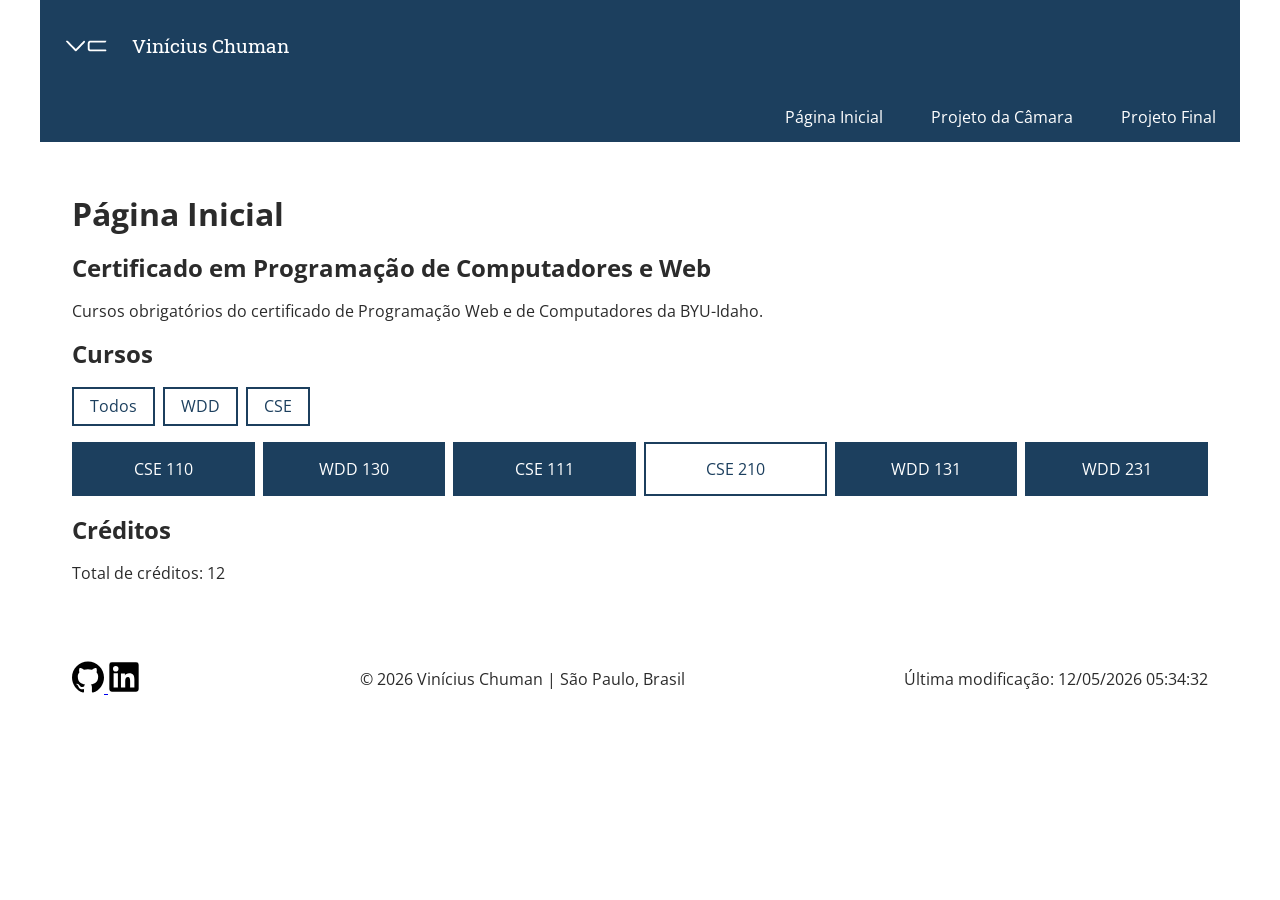
<file: index.html>
<!DOCTYPE html>
<html lang="pt-BR">
<head>
    <meta charset="utf-8">
    <meta name="viewport" content="width=device-width, initial-scale=1">
    <title>WDD 231 | Vinícius Chuman</title>
    <meta name="description" content="Página inicial do curso WDD 231 - Desenvolvimento Frontend para Web I, por Vinícius Chuman.">
    <meta name="author" content="Vinícius Chuman">

    <link rel="preconnect" href="https://fonts.googleapis.com">
    <link rel="preconnect" href="https://fonts.gstatic.com" crossorigin>
    <link rel="stylesheet" href="https://fonts.googleapis.com/css2?family=Open+Sans:wght@400;600&family=Roboto+Slab:wght@700&display=swap">

    <link rel="stylesheet" href="estilos/normalize.css">
    <link rel="stylesheet" href="estilos/telas-pequenas.css">
    <link rel="stylesheet" href="estilos/maior.css">

    <script src="scripts/navegacao.js" defer></script>
    <script src="scripts/data.js" defer></script>
    <script src="scripts/curso.js" defer></script>
</head>
<body>
    <header>
    <img src="imagens/logo.svg" alt="Logotipo de Vinícius Chuman" width="60" height="60">
    <span>Vinícius Chuman</span>
    <button id="menu" aria-label="Abrir menu de navegação"></button>
    </header>

    <nav>
        <ul>
            <li><a href="index.html">Página Inicial</a></li>
            <li><a href="camara/index.html">Projeto da Câmara</a></li>
            <li><a href="projeto_final/index.html">Projeto Final</a></li>
        </ul>
</nav>

<main>
    <h1>Página Inicial</h1>
    <section>

    <h2>Certificado em Programação de Computadores e Web</h2>
    <p>Cursos obrigatórios do certificado de Programação Web e de Computadores da BYU-Idaho.</p>
</section>

<section>
    <h2>Cursos</h2>
    <div id="filtros">
        <button id="btnTodos">Todos</button>
        <button id="btnWdd">WDD</button>
        <button id="btnCse">CSE</button>
    </div>
    <div id="cartoes"></div>
</section>

<section>
    <h2>Créditos</h2>
    <p>Total de créditos: <span id="totalCreditos"></span></p>
</section>
</main>

    <footer>
        <div>
            <a href="https://github.com/vinichuman" target="_blank" rel="noopener">
                <img src="imagens/github.svg" alt="GitHub" width="32" height="32">
            </a>
            <a href="https://www.linkedin.com/in/vinicius-chuman-a1803b101" target="_blank" rel="noopener">
                <img src="imagens/linkedin.svg" alt="LinkedIn" width="32" height="32">
            </a>
        </div>

    <p>&copy; <span id="anoAtual"></span> Vinícius Chuman | São Paulo, Brasil</p>

    <p id="ultimaModificacao"></p>
</footer>

    
</body>
</html>
</file>
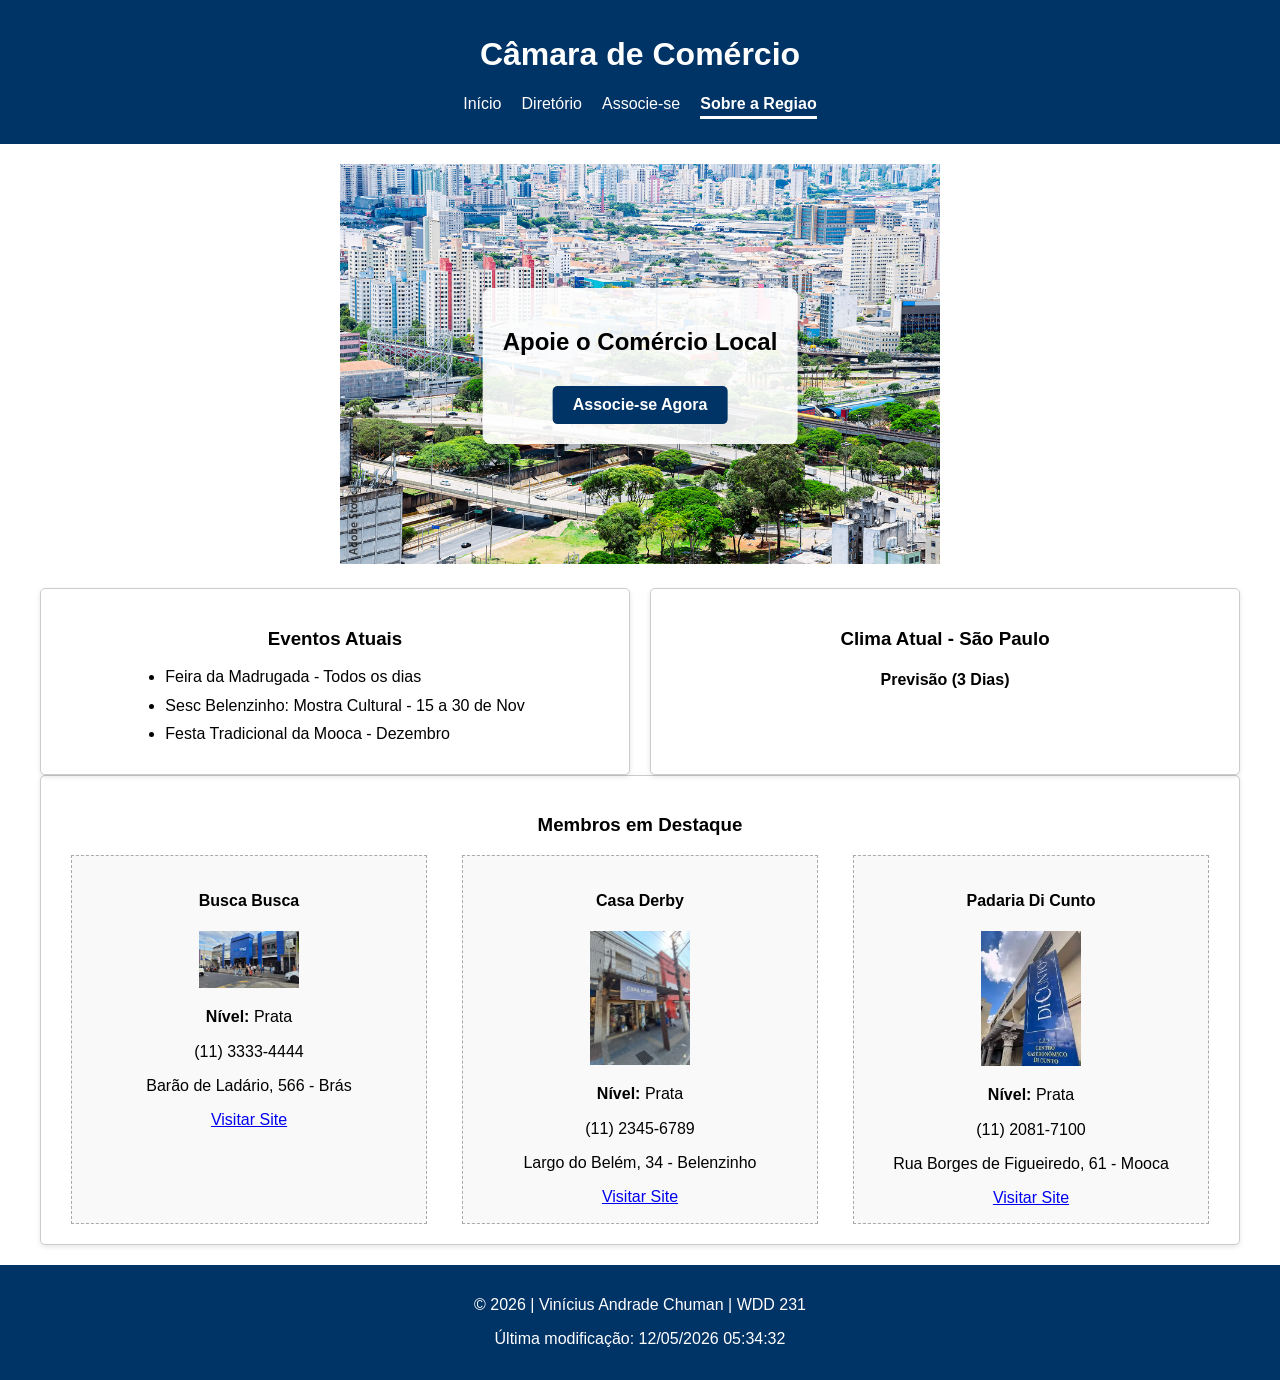
<file: camara/index.html>
<!DOCTYPE html>
<html lang="pt-BR">
<head>
    <meta charset="UTF-8">
    <meta name="viewport" content="width=device-width, initial-scale=1.0">
    <title>Início - Câmara de Comércio</title>
    <meta name="description" content="Bem-vindo à página inicial da Câmara de Comércio de São Paulo. Junte-se a nós para apoiar os negócios locais.">
    <meta name="author" content="Vinícius Andrade Chuman">
    
    <!-- Favicon -->
    <link rel="icon" href="imagens/favicon.svg">
    
    <!-- Open Graph Tags -->
    <meta property="og:title" content="Início - Câmara de Comércio do Belenzinho e Região">
    <meta property="og:description" content="Bem-vindo à página inicial da Câmara de Comércio do Belenzinho. Junte-se a nós para apoiar os negócios locais.">
    <meta property="og:image" content="https://vinichuman.github.io/wdd231/camara/imagens/hero.jpg">
    <meta property="og:url" content="https://vinichuman.github.io/wdd231/camara/index.html">
    
    <!-- Google Fonts -->
    <link rel="preconnect" href="https://fonts.googleapis.com">
    <link rel="preconnect" href="https://fonts.gstatic.com" crossorigin>
    <link href="https://fonts.googleapis.com/css2?family=Roboto:wght@400;700&display=swap" rel="stylesheet">
    
    <!-- Arquivos CSS -->
    <link rel="stylesheet" href="estilos/normalize.css">
    <link rel="stylesheet" href="estilos/base.css">
</head>
<body>
    <header>
        <h1>Câmara de Comércio</h1>
        <nav>
            <ul class="menu">
                <li><a href="index.html">Início</a></li>
                <li><a href="diretorio.html">Diretório</a></li>
                <li><a href="associacao.html">Associe-se</a></li>
                <li><a href="sobre.html" class="active">Sobre a Regiao</a></li>
            </ul>
        </nav>
    </header>

    <main class="home-main">
        <!-- Hero e CTA -->
        <section class="hero">
            <img src="imagens/hero.jpg" alt="Visão da Cidade de São Paulo">
            <div class="cta-container">
                <h2>Apoie o Comércio Local</h2>
                <a href="associacao.html" class="cta-button">Associe-se Agora</a>
            </div>
        </section>

        <!-- Grade de Informações -->
        <div class="home-grid">
            <section class="events">
                <h3>Eventos Atuais</h3>
                <ul>
                    <li>Feira da Madrugada - Todos os dias</li>
                    <li>Sesc Belenzinho: Mostra Cultural - 15 a 30 de Nov</li>
                    <li>Festa Tradicional da Mooca - Dezembro</li>
                </ul>
            </section>

            <section class="weather">
                <h3>Clima Atual - São Paulo</h3>
                <div id="current-weather">
                    <!-- dados -->
                </div>
                <h4>Previsão (3 Dias)</h4>
                <div id="forecast">
                    <!-- previsão -->
                </div>
            </section>
        </div>

        <!-- Destaques -->
        <section class="spotlights">
            <h3>Membros em Destaque</h3>
            <div id="spotlight-container" class="spotlight-wrapper">
                <!-- membros aleatórios -->
            </div>
        </section>
    </main>

    <footer>
        <p>&copy; <span id="ano"></span> | Vinícius Andrade Chuman | WDD 231</p>
        <p>Última modificação: <span id="modificacao"></span></p>
    </footer>

    <script src="scripts/home.js" defer></script>
</body>
</html>
</file>
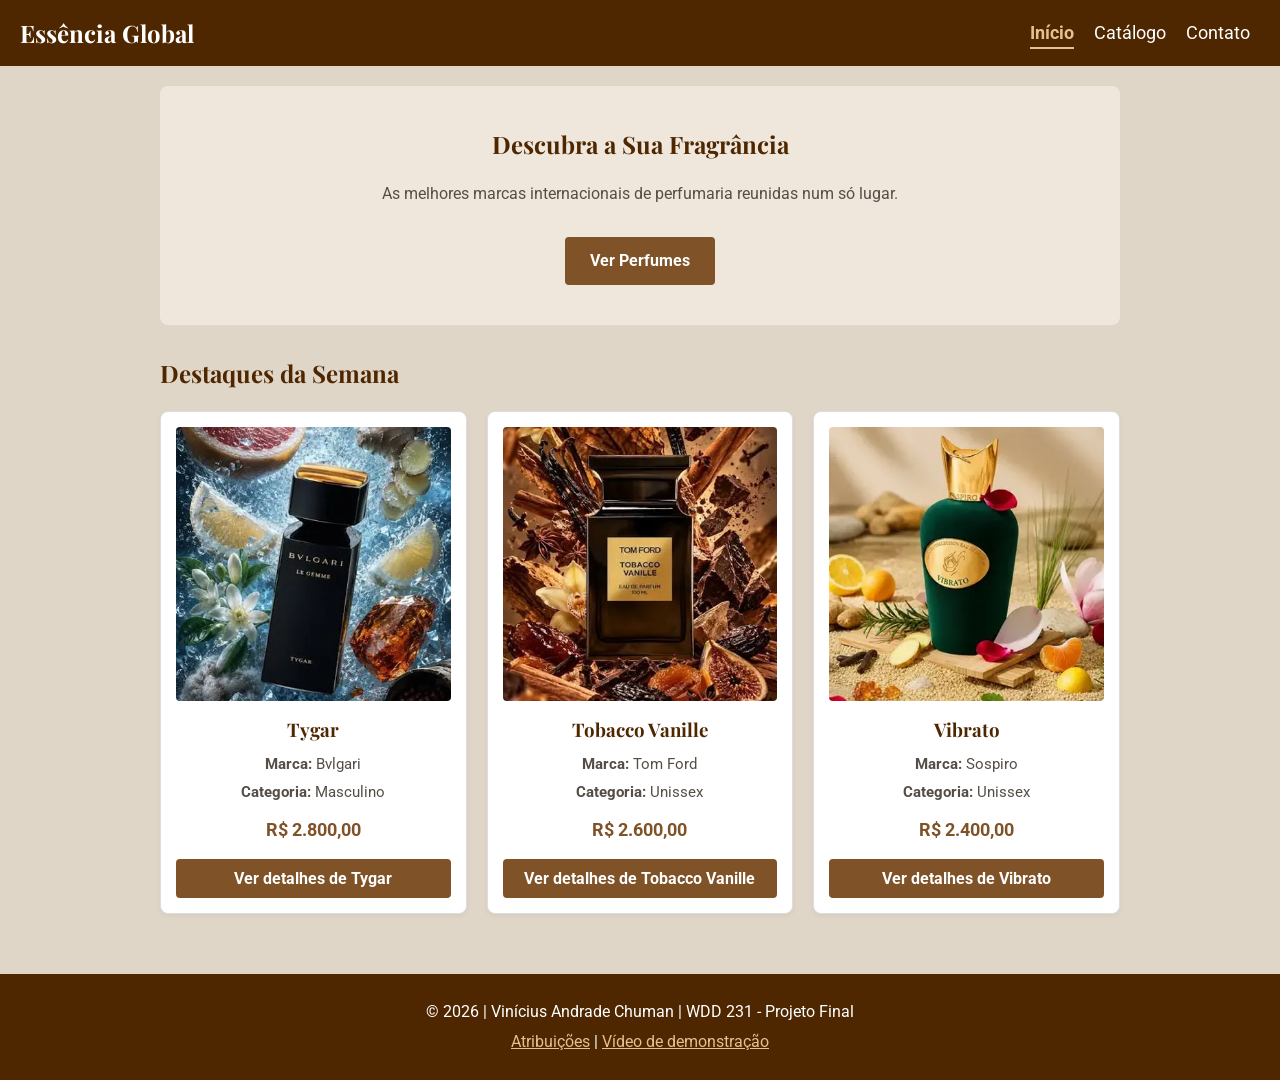
<file: projeto_final/index.html>
<!DOCTYPE html>
<html lang="pt-BR">
<head>
    <meta charset="UTF-8">
    <meta name="viewport" content="width=device-width, initial-scale=1.0">
    <title>Essência Global | Perfumaria Internacional</title>
    <meta name="description" content="Catálogo de perfumes importados das melhores marcas do mundo, com notas olfativas detalhadas e atendimento para encomendas.">
    <meta name="author" content="Vinícius Andrade Chuman">

    <meta property="og:title" content="Essência Global - Perfumes Importados Selecionados">
    <meta property="og:description" content="Descubra fragrâncias exclusivas de grandes marcas internacionais e encontre a sua nova assinatura olfativa.">
    <meta property="og:type" content="website">
    <meta property="og:image" content="https://vinichuman.github.io/wdd231/projeto_final/imagens/og-essencia-global.jpg">
    <meta property="og:url" content="https://vinichuman.github.io/wdd231/projeto_final/index.html">

    <link rel="icon" href="imagens/favicon.svg" type="image/svg+xml">

    <link rel="preconnect" href="https://fonts.googleapis.com">
    <link rel="preconnect" href="https://fonts.gstatic.com" crossorigin>
    <link href="https://fonts.googleapis.com/css2?family=Playfair+Display:wght@600&family=Roboto:wght@400;700&display=swap" rel="stylesheet">

    <link rel="stylesheet" href="estilos/base.css">
</head>
<body>
    <header>
        <h1>Essência Global</h1>
        <button type="button" id="menu-btn" aria-label="Abrir menu" aria-expanded="false" aria-controls="menu">&#9776;</button>
        <nav id="menu" aria-label="Navegação principal">
            <ul class="menu-links">
                <li><a href="index.html" class="active" aria-current="page">Início</a></li>
                <li><a href="catalogo.html">Catálogo</a></li>
                <li><a href="contato.html">Contato</a></li>
            </ul>
        </nav>
    </header>

    <main>
        <section class="hero">
            <h2>Descubra a Sua Fragrância</h2>
            <p>As melhores marcas internacionais de perfumaria reunidas num só lugar.</p>
            <a href="catalogo.html" class="cta-button">Ver Perfumes</a>
        </section>

        <section class="destaques">
            <h2>Destaques da Semana</h2>
            <div id="perfumes-container" class="grid-container"></div>
        </section>

        <dialog id="modal-perfume" aria-labelledby="modal-nome">
            <button type="button" id="fechar-modal" aria-label="Fechar detalhes">&times;</button>
            <h2 id="modal-nome">Perfume</h2>
            <figure id="modal-figura"></figure>
            <p><strong>Marca:</strong> <span id="modal-marca"></span></p>
            <p><strong>Categoria:</strong> <span id="modal-categoria"></span></p>
            <p><strong>Preço:</strong> <span id="modal-preco"></span></p>

            <div class="notas-olfativas">
                <h3>Pirâmide Olfativa</h3>
                <p><strong>Topo:</strong> <span id="modal-topo"></span></p>
                <p><strong>Coração:</strong> <span id="modal-coracao"></span></p>
                <p><strong>Fundo:</strong> <span id="modal-fundo"></span></p>
            </div>
        </dialog>
    </main>

    <footer>
        <p>&copy; <span id="ano">2026</span> | Vinícius Andrade Chuman | WDD 231 - Projeto Final</p>
        <p><a href="atribuicoes.html">Atribuições</a> | <a href="">Vídeo de demonstração</a></p>
    </footer>

    <script type="module" src="scripts/index.js"></script>
</body>
</html>
</file>
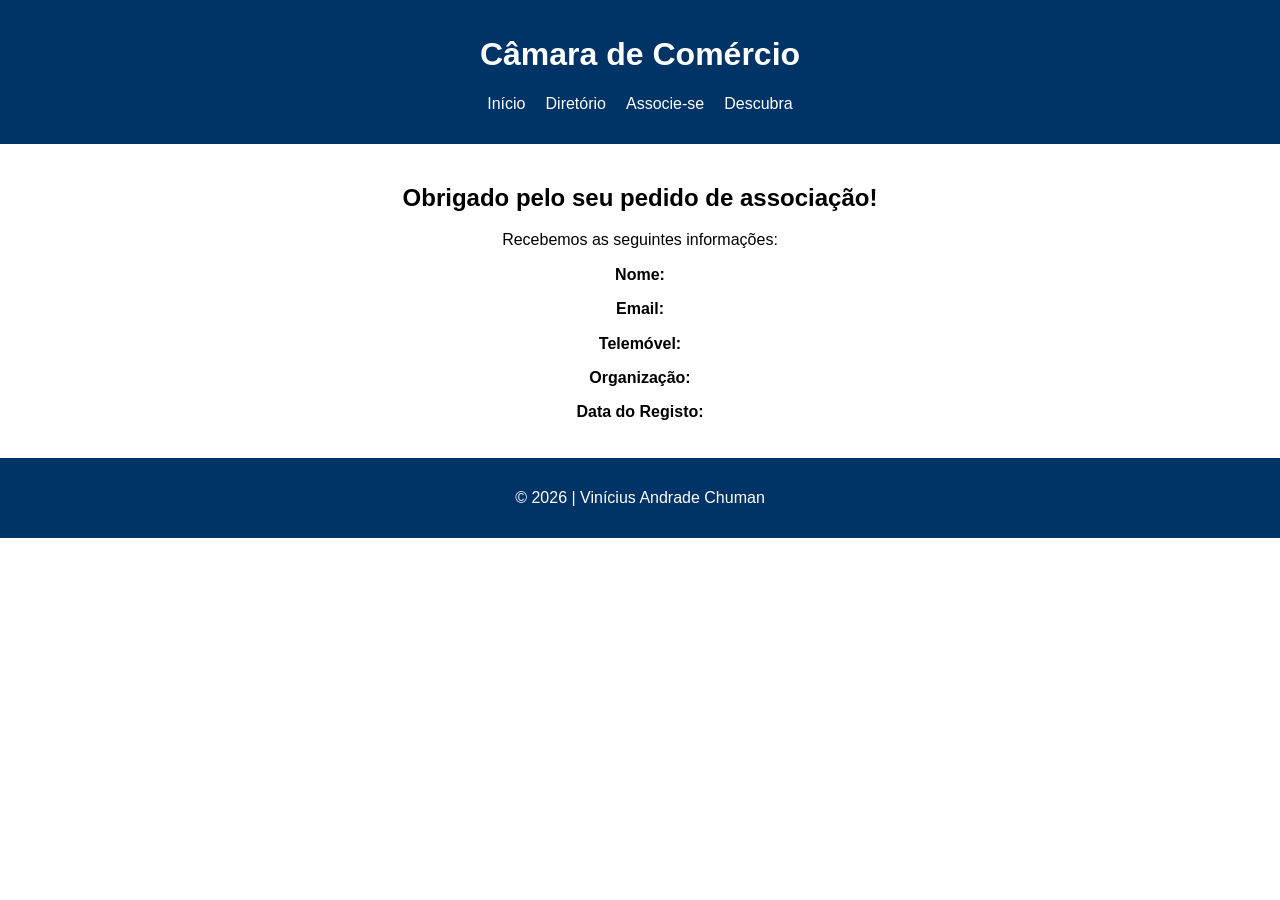
<file: camara/agradecimento.html>
<!DOCTYPE html>
<html lang="pt-BR">
<head>
    <meta charset="UTF-8">
    <meta name="viewport" content="width=device-width, initial-scale=1.0">
    <title>Agradecimento - Câmara de Comércio</title>
    <link rel="stylesheet" href="estilos/normalize.css">
    <link rel="stylesheet" href="estilos/base.css">
</head>
<body>
    <header>
        <h1>Câmara de Comércio</h1>
        <nav>
            <ul class="menu">
                <li><a href="index.html">Início</a></li>
                <li><a href="diretorio.html">Diretório</a></li>
                <li><a href="associacao.html">Associe-se</a></li>
                <li><a href="discover.html">Descubra</a></li>
            </ul>
        </nav>
    </header>

    <main class="agradecimento">
        <h2>Obrigado pelo seu pedido de associação!</h2>
        <p>Recebemos as seguintes informações:</p>
        
        <div id="dados-recebidos" class="caixa-resumo">
            <p><strong>Nome:</strong> <span id="res-nome"></span> <span id="res-sobrenome"></span></p>
            <p><strong>Email:</strong> <span id="res-email"></span></p>
            <p><strong>Telemóvel:</strong> <span id="res-telefone"></span></p>
            <p><strong>Organização:</strong> <span id="res-org"></span></p>
            <p><strong>Data do Registo:</strong> <span id="res-data"></span></p>
        </div>
    </main>

    <footer>
        <p>&copy; <span id="ano"></span> | Vinícius Andrade Chuman</p>
    </footer>

    <script>
        document.getElementById("ano").textContent = new Date().getFullYear();

        // Extrai os dados do URL (GET) e injeta no HTML
        const urlParams = new URLSearchParams(window.location.search);
        
        document.getElementById("res-nome").textContent = urlParams.get("nome");
        document.getElementById("res-sobrenome").textContent = urlParams.get("sobrenome");
        document.getElementById("res-email").textContent = urlParams.get("email");
        document.getElementById("res-telefone").textContent = urlParams.get("telefone");
        document.getElementById("res-org").textContent = urlParams.get("organizacao");
        document.getElementById("res-data").textContent = urlParams.get("data_hora");
    </script>
</body>
</html>
</file>
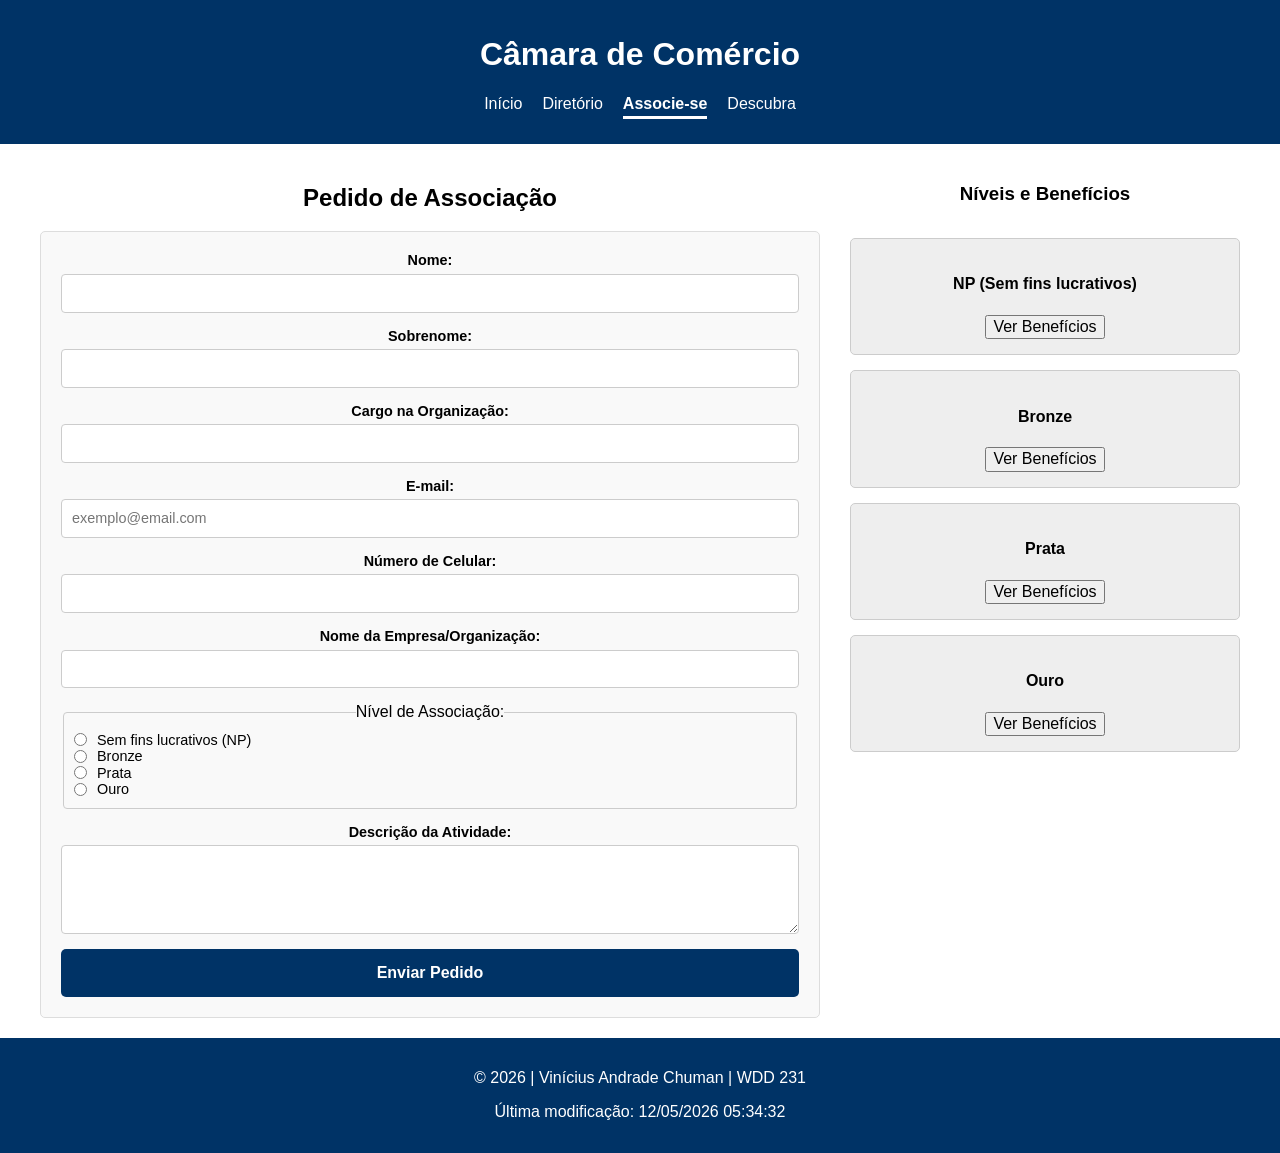
<file: camara/associacao.html>
<!DOCTYPE html>
<html lang="pt-BR">
<head>
    <meta charset="UTF-8">
    <meta name="viewport" content="width=device-width, initial-scale=1.0">
    <title>Associe-se - Câmara de Comércio do Belenzinho</title>
    <meta name="description" content="Formulário de adesão para a Câmara de Comércio do Belenzinho.">
    <meta name="author" content="Vinícius Andrade Chuman">
    
    <!-- Favicon -->
    <link rel="icon" href="imagens/favicon.svg">
    
    <!-- Open Graph Tags -->
    <meta property="og:title" content="Associe-se - Câmara de Comércio do Belenzinho">
    <meta property="og:description" content="Preencha o formulário para se associar à Câmara de Comércio.">
    <meta property="og:image" content="https://vinichuman.github.io/wdd231/camara/imagens/hero.jpg">
    <meta property="og:url" content="https://vinichuman.github.io/wdd231/camara/associacao.html">
    
    <!-- Google Fonts -->
    <link rel="preconnect" href="https://fonts.googleapis.com">
    <link rel="preconnect" href="https://fonts.gstatic.com" crossorigin>
    <link href="https://fonts.googleapis.com/css2?family=Roboto:wght@400;700&display=swap" rel="stylesheet">
    
    <link rel="stylesheet" href="estilos/normalize.css">
    <link rel="stylesheet" href="estilos/base.css">
</head>
<body>
    <header>
        <h1>Câmara de Comércio</h1>
        <nav>
            <ul class="menu">
                <li><a href="index.html">Início</a></li>
                <li><a href="diretorio.html">Diretório</a></li>
                <li><a href="associacao.html" class="active">Associe-se</a></li>
                <li><a href="discover.html">Descubra</a></li>
            </ul>
        </nav>
    </header>

    <main class="associacao-layout">
        <section class="area-formulario">
            <h2>Pedido de Associação</h2>
            <form method="get" action="agradecimento.html">
                
                <label>Nome:
                    <input type="text" name="nome" title="O seu primeiro nome" autocomplete="given-name" required>
                </label>

                <label>Sobrenome:
                    <input type="text" name="sobrenome" title="O seu sobrenome" autocomplete="family-name" required>
                </label>

                <label>Cargo na Organização:
                    <input type="text" name="cargo" title="Apenas letras, hífens e espaços, mínimo 7 caracteres" autocomplete="organization-title" pattern="^[a-zA-Z\s\-]{7,}$">
                </label>

                <label>E-mail:
                    <input type="email" name="email" title="Um endereço de email válido" autocomplete="email" placeholder="exemplo@email.com" required>
                </label>

                <label>Número de Celular:
                    <input type="tel" name="telefone" title="O seu número de telemóvel" autocomplete="tel" required>
                </label>

                <label>Nome da Empresa/Organização:
                    <input type="text" name="organizacao" title="Nome oficial da empresa" autocomplete="organization" required>
                </label>

                <fieldset>
                    <legend>Nível de Associação:</legend>
                    <label><input type="radio" name="nivel" value="np" required> Sem fins lucrativos (NP)</label>
                    <label><input type="radio" name="nivel" value="bronze"> Bronze</label>
                    <label><input type="radio" name="nivel" value="silver"> Prata</label>
                    <label><input type="radio" name="nivel" value="gold"> Ouro</label>
                </fieldset>

                <label>Descrição da Atividade:
                    <textarea name="descricao" title="Descreva o que a sua empresa faz" rows="4"></textarea>
                </label>

                <input type="hidden" name="data_hora" id="data_hora">

                <input type="submit" value="Enviar Pedido" class="botao-enviar">
            </form>
        </section>

        <section class="area-cartoes">
            <h3>Níveis e Benefícios</h3>
            
            <div class="cartao-nivel animar-entrada">
    <h4>NP (Sem fins lucrativos)</h4>
    <button type="button" class="btn-modal" data-modal="modal-np">Ver Benefícios</button>
</div>
<div class="cartao-nivel animar-entrada delay-1">
    <h4>Bronze</h4>
    <button type="button" class="btn-modal" data-modal="modal-bronze">Ver Benefícios</button>
</div>
<div class="cartao-nivel animar-entrada delay-2">
    <h4>Prata</h4>
    <button type="button" class="btn-modal" data-modal="modal-prata">Ver Benefícios</button>
</div>
<div class="cartao-nivel animar-entrada delay-3">
    <h4>Ouro</h4>
    <button type="button" class="btn-modal" data-modal="modal-ouro">Ver Benefícios</button>
</div>
        </section>
    </main>

    <!-- Modais de Informação -->
    <dialog id="modal-np">
        <h2>Associação NP</h2>
        <p>Criado para organizações sem fins lucrativos. Não tem taxa. Inclui inclusão no diretório online e acesso a newsletters informativas.</p>
        <button class="fechar-modal">Fechar X</button>
    </dialog>

    <dialog id="modal-bronze">
        <h2>Associação Bronze</h2>
        <p>Acesso a eventos locais, um destaque básico no site e descontos em formações de curta duração.</p>
        <button class="fechar-modal">Fechar X</button>
    </dialog>

    <dialog id="modal-prata">
        <h2>Associação Prata</h2>
        <p>Todos os benefícios da Bronze, mais destaque em anúncios da câmara e dois bilhetes gratuitos para o jantar anual de negócios.</p>
        <button class="fechar-modal">Fechar X</button>
    </dialog>

    <dialog id="modal-ouro">
        <h2>Associação Ouro</h2>
        <p>A nossa melhor oferta. Destaque premium na página inicial, publicidade gratuita nos nossos eventos e assento especial no conselho consultivo.</p>
        <button class="fechar-modal">Fechar X</button>
    </dialog>

    <footer>
        <p>&copy; <span id="ano"></span> | Vinícius Andrade Chuman | WDD 231</p>
        <p>Última modificação: <span id="modificacao"></span></p>
    </footer>

    <script src="scripts/associacao.js"></script>
</body>
</html>
</file>
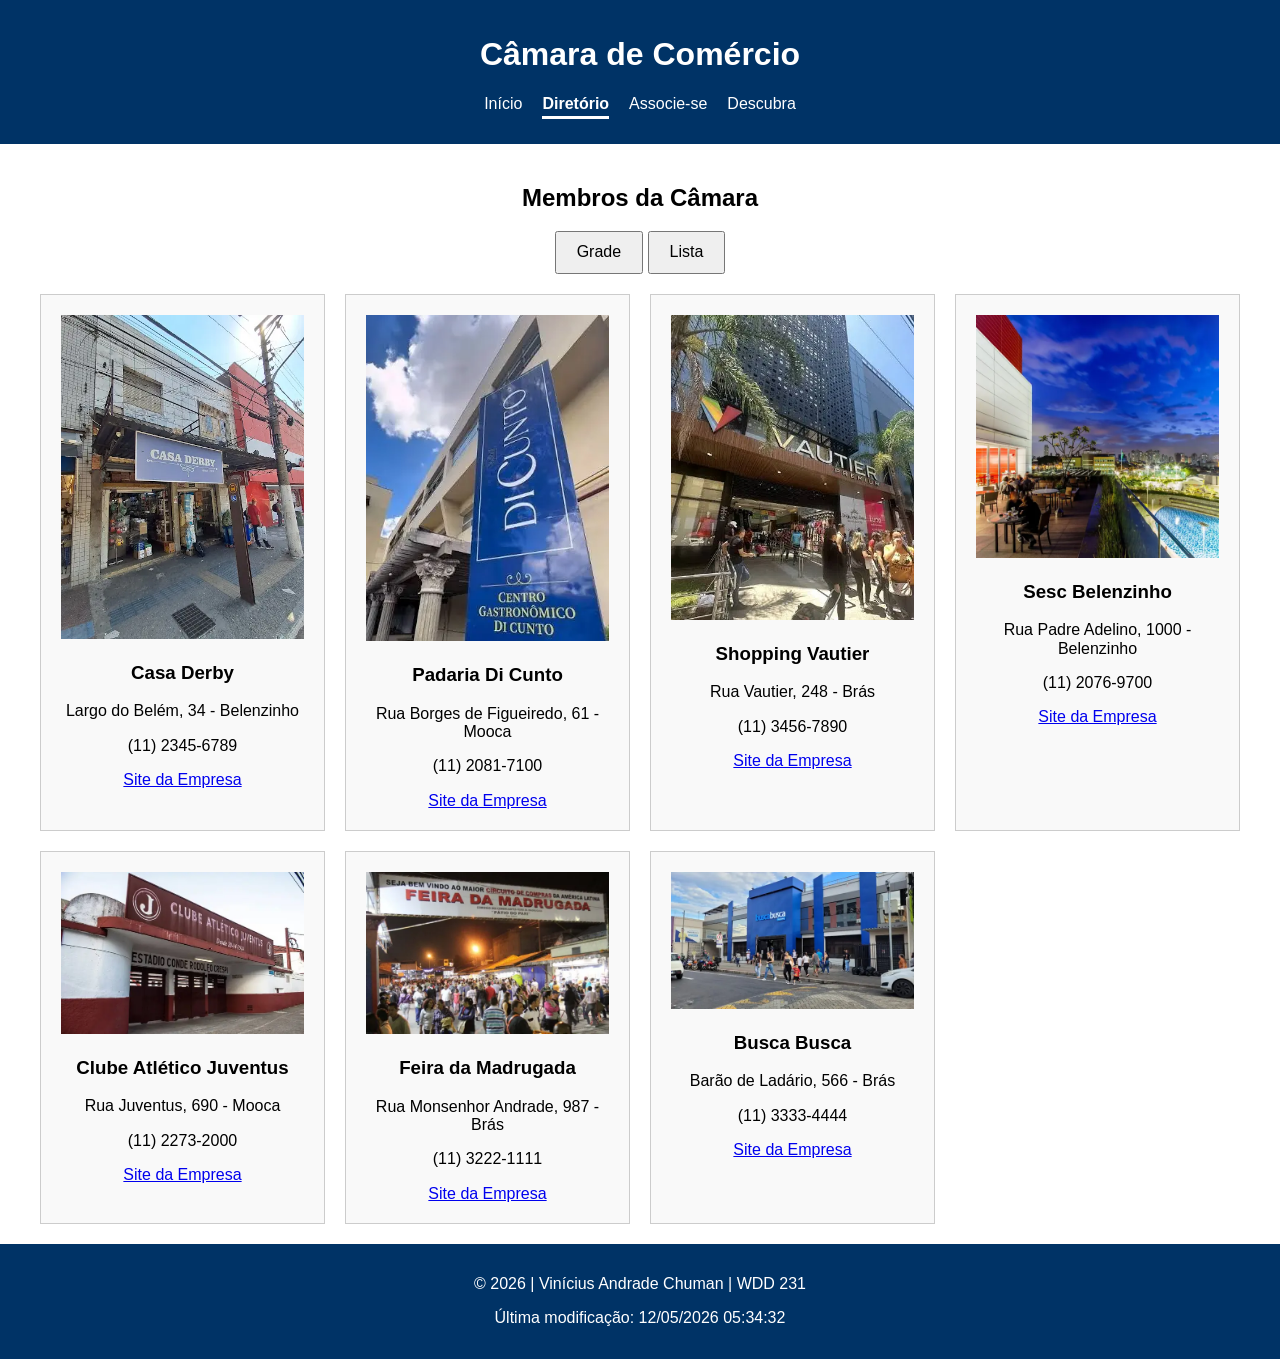
<file: camara/diretorio.html>
<!DOCTYPE html>
<html lang="pt-BR">
<head>
    <meta charset="UTF-8">
    <meta name="viewport" content="width=device-width, initial-scale=1.0">
    <title>Diretório - Câmara de Comércio</title>
    <meta name="description" content="Página do diretório de membros fornecedores e lojistas da câmara">
    <meta name="author" content="Vinícius Andrade Chuman">

    <meta property="og:title" content="Diretório de Membros da Câmara de Comércio">
    <meta property="og:description" content="Conheça as lojas e fornecedores do Belenzinho, em São Paulo.">
    <meta property="og:image" content="https://vinichuman.github.io/wdd231/camara/imagens/hero.jpg">
    <meta property="og:url" content="https://vinichuman.github.io/wdd231/camara/diretorio.html">

    <link rel="icon" href="imagens/favicon.svg">

    <link rel="preconnect" href="https://fonts.googleapis.com">
    <link rel="preconnect" href="https://fonts.gstatic.com" crossorigin>
    <link href="https://fonts.googleapis.com/css2?family=Merriweather:wght@400;700&family=Source+Sans+3:wght@400;600&display=swap" rel="stylesheet">

    <link rel="stylesheet" href="estilos/normalize.css">
    <link rel="stylesheet" href="estilos/base.css">
</head>
<body>
    <header>
        <h1>Câmara de Comércio</h1>
        <nav>
            <ul class="menu">
                <li><a href="index.html">Início</a></li>
                <li><a href="diretorio.html" class="active">Diretório</a></li>
                <li><a href="join.html">Associe-se</a></li>
                <li><a href="discover.html">Descubra</a></li>
            </ul>
        </nav>
    </header>

    <main>
        <h2>Membros da Câmara</h2>
        
        <div class="botoes">
            <button id="btn-grade">Grade</button>
            <button id="btn-lista">Lista</button>
        </div>
        
        <div id="membros" class="view-grade"></div>
    </main>

    <footer>
        <p>&copy; <span id="ano"></span> | Vinícius Andrade Chuman | WDD 231</p>
        <p>Última modificação: <span id="modificacao"></span></p>
    </footer>

    <script src="scripts/diretorio.js"></script>
</body>
</html>
</file>
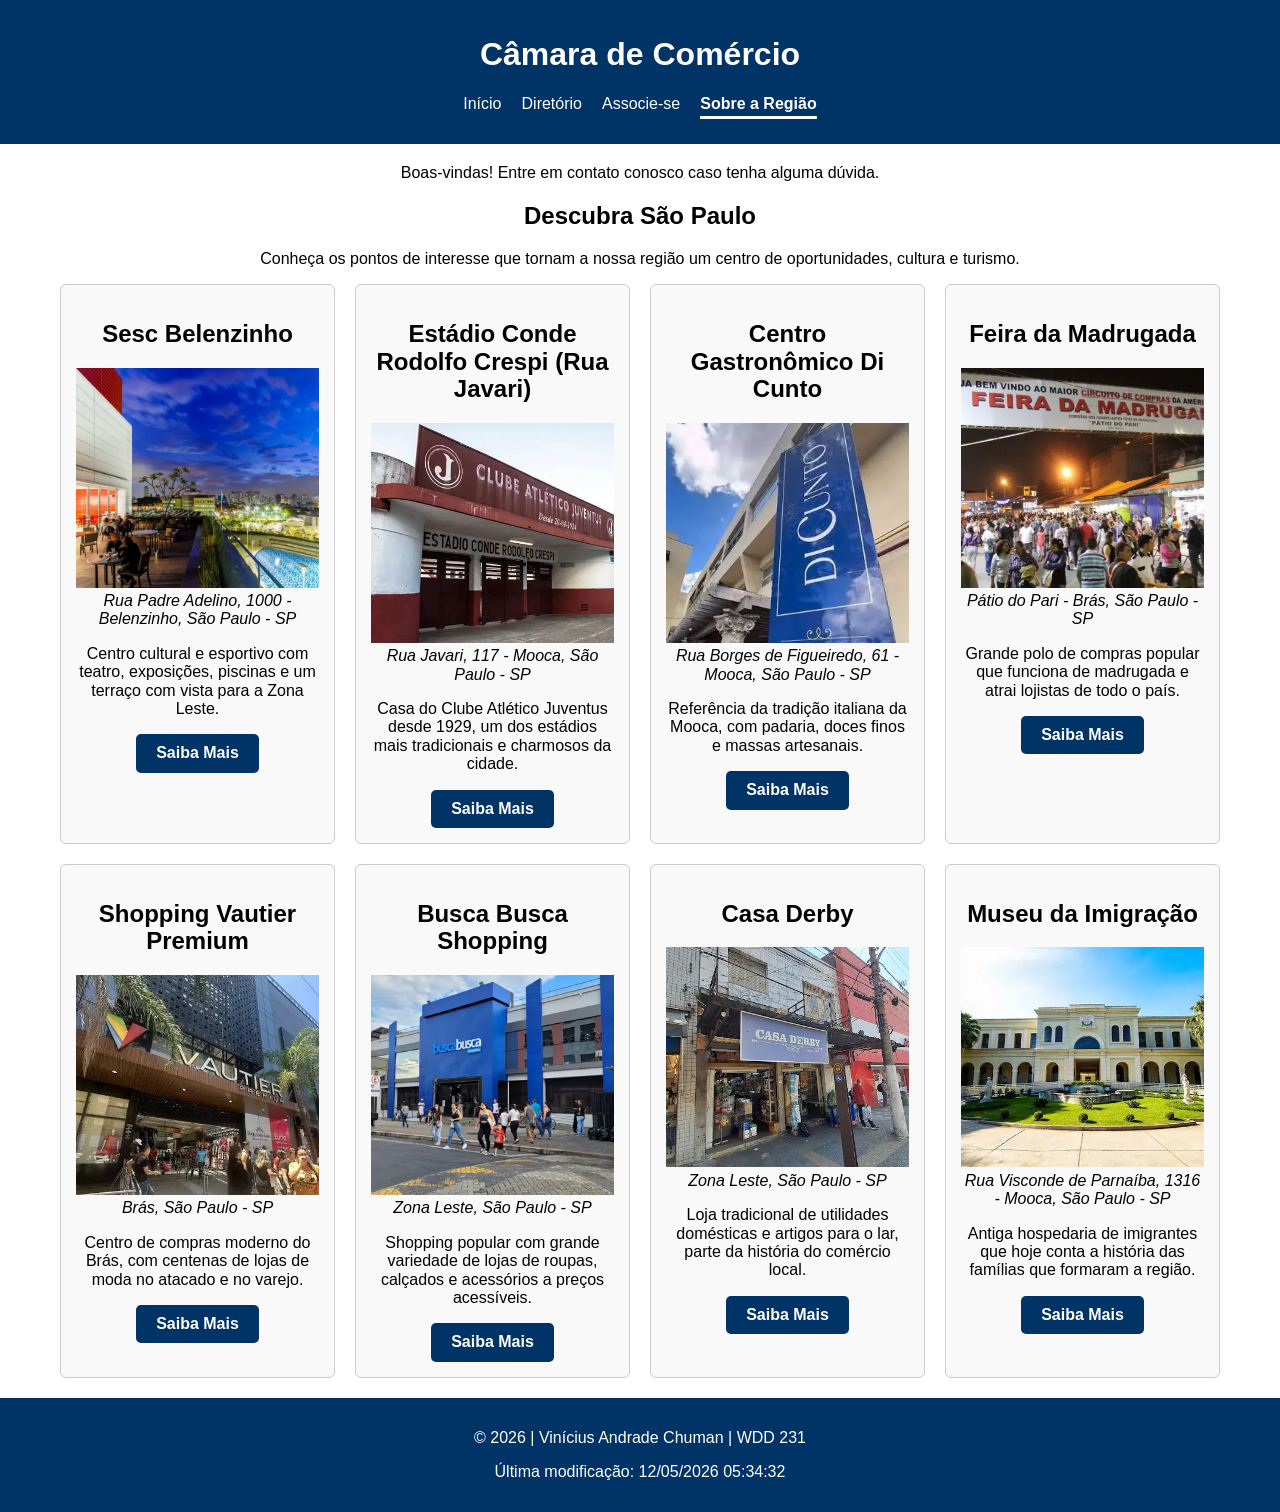
<file: camara/sobre.html>
<!DOCTYPE html>
<html lang="pt-BR">
<head>
    <meta charset="UTF-8">
    <meta name="viewport" content="width=device-width, initial-scale=1.0">
    <title>Câmara de Comércio - Sobre a Nossa Região</title>
    <meta name="description" content="Conheça os principais pontos de interesse de São Paulo: museus, parques, mercados e bairros culturais da região da Câmara de Comércio.">
    <meta name="author" content="Vinícius Andrade Chuman">

    <!-- Favicon -->
    <link rel="icon" href="imagens/favicon.svg" type="image/svg+xml">

    <!-- Open Graph -->
    <meta property="og:title" content="Sobre a Região - Câmara de Comércio de São Paulo">
    <meta property="og:description" content="Explore museus, parques, mercados e bairros culturais de São Paulo e descubra por que nossa região é um polo de cultura e negócios.">
    <meta property="og:image" content="https://vinichuman.github.io/wdd231/camara/imagens/hero.jpg">
    <meta property="og:url" content="https://vinichuman.github.io/wdd231/camara/sobre.html">

    <!-- Google Fonts -->
    <link rel="preconnect" href="https://fonts.googleapis.com">
    <link rel="preconnect" href="https://fonts.gstatic.com" crossorigin>
    <link href="https://fonts.googleapis.com/css2?family=Roboto:wght@400;700&display=swap" rel="stylesheet">

    <!-- CSS -->
    <link rel="stylesheet" href="estilos/normalize.css">
    <link rel="stylesheet" href="estilos/base.css">

    <script type="module" src="scripts/sobre.js"></script>
</head>
<body>
    <header>
        <h1>Câmara de Comércio</h1>
        <nav>
            <ul class="menu">
                <li><a href="index.html">Início</a></li>
                <li><a href="diretorio.html">Diretório</a></li>
                <li><a href="associacao.html">Associe-se</a></li>
                <li><a href="sobre.html" class="active" aria-current="page">Sobre a Região</a></li>
            </ul>
        </nav>
    </header>

    <main class="sobre-main">
        <!-- Mensagem de visita (localStorage) -->
        <div id="mensagem-visita" class="alerta-visita"></div>

        <section class="apresentacao-area">
            <h2>Descubra São Paulo</h2>
            <p>Conheça os pontos de interesse que tornam a nossa região um centro de oportunidades, cultura e turismo.</p>
        </section>

        <!-- Os 8 cartões são injetados aqui pelo JavaScript -->
        <section id="galeria-locais" class="grid-locais"></section>
    </main>

    <footer>
        <p>&copy; <span id="ano"></span> | Vinícius Andrade Chuman | WDD 231</p>
        <p>Última modificação: <span id="modificacao"></span></p>
    </footer>
</body>
</html>
</file>
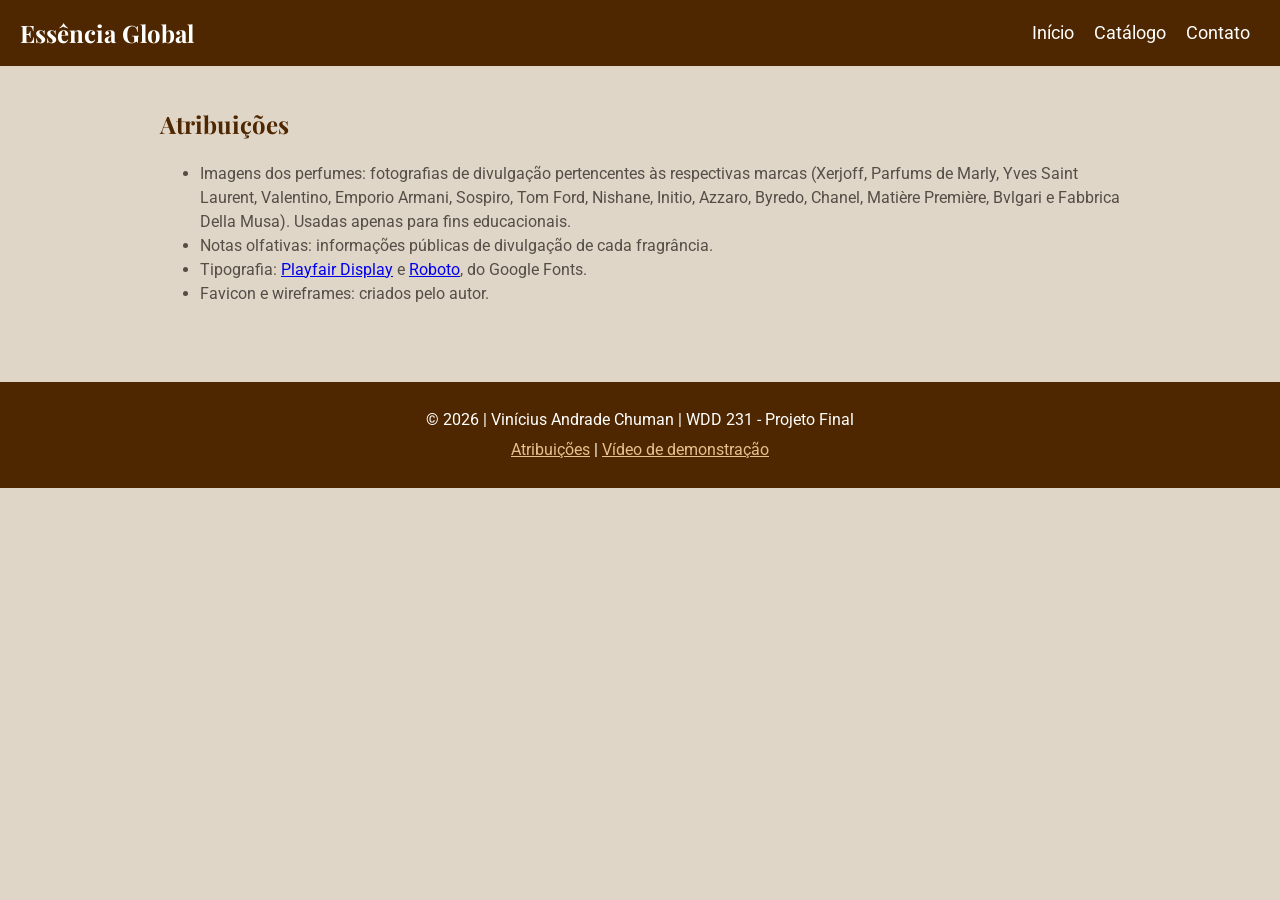
<file: projeto_final/atribuicoes.html>
<!DOCTYPE html>
<html lang="pt-BR">
<head>
    <meta charset="UTF-8">
    <meta name="viewport" content="width=device-width, initial-scale=1.0">
    <title>Atribuições | Essência Global</title>
    <meta name="description" content="Créditos das imagens, fontes e informações utilizadas no projeto Essência Global, desenvolvido para o curso WDD 231.">
    <meta name="author" content="Vinícius Andrade Chuman">

    <meta property="og:title" content="Atribuições e Créditos - Essência Global Perfumaria">
    <meta property="og:description" content="Fontes das imagens, tipografia e informações usadas no site Essência Global, projeto final do curso WDD 231.">
    <meta property="og:type" content="website">
    <meta property="og:image" content="https://vinichuman.github.io/wdd231/projeto_final/imagens/og-essencia-global.jpg">
    <meta property="og:url" content="https://vinichuman.github.io/wdd231/projeto_final/atribuicoes.html">

    <link rel="icon" href="imagens/favicon.svg" type="image/svg+xml">

    <link rel="preconnect" href="https://fonts.googleapis.com">
    <link rel="preconnect" href="https://fonts.gstatic.com" crossorigin>
    <link href="https://fonts.googleapis.com/css2?family=Playfair+Display:wght@600&family=Roboto:wght@400;700&display=swap" rel="stylesheet">

    <link rel="stylesheet" href="estilos/base.css">
</head>
<body>
    <header>
        <h1>Essência Global</h1>
        <button type="button" id="menu-btn" aria-label="Abrir menu" aria-expanded="false" aria-controls="menu">&#9776;</button>
        <nav id="menu" aria-label="Navegação principal">
            <ul class="menu-links">
                <li><a href="index.html">Início</a></li>
                <li><a href="catalogo.html">Catálogo</a></li>
                <li><a href="contato.html">Contato</a></li>
            </ul>
        </nav>
    </header>

    <main>
        <h2>Atribuições</h2>
        <ul>
            <li>Imagens dos perfumes: fotografias de divulgação pertencentes às respectivas marcas (Xerjoff, Parfums de Marly, Yves Saint Laurent, Valentino, Emporio Armani, Sospiro, Tom Ford, Nishane, Initio, Azzaro, Byredo, Chanel, Matière Première, Bvlgari e Fabbrica Della Musa). Usadas apenas para fins educacionais.</li>
            <li>Notas olfativas: informações públicas de divulgação de cada fragrância.</li>
            <li>Tipografia: <a href="https://fonts.google.com/specimen/Playfair+Display">Playfair Display</a> e <a href="https://fonts.google.com/specimen/Roboto">Roboto</a>, do Google Fonts.</li>
            <li>Favicon e wireframes: criados pelo autor.</li>
        </ul>
    </main>

    <footer>
        <p>&copy; <span id="ano">2026</span> | Vinícius Andrade Chuman | WDD 231 - Projeto Final</p>
        <p><a href="atribuicoes.html">Atribuições</a> | <a href="">Vídeo de demonstração</a></p>
    </footer>

    <script type="module" src="scripts/layout-simples.js"></script>
</body>
</html>
</file>
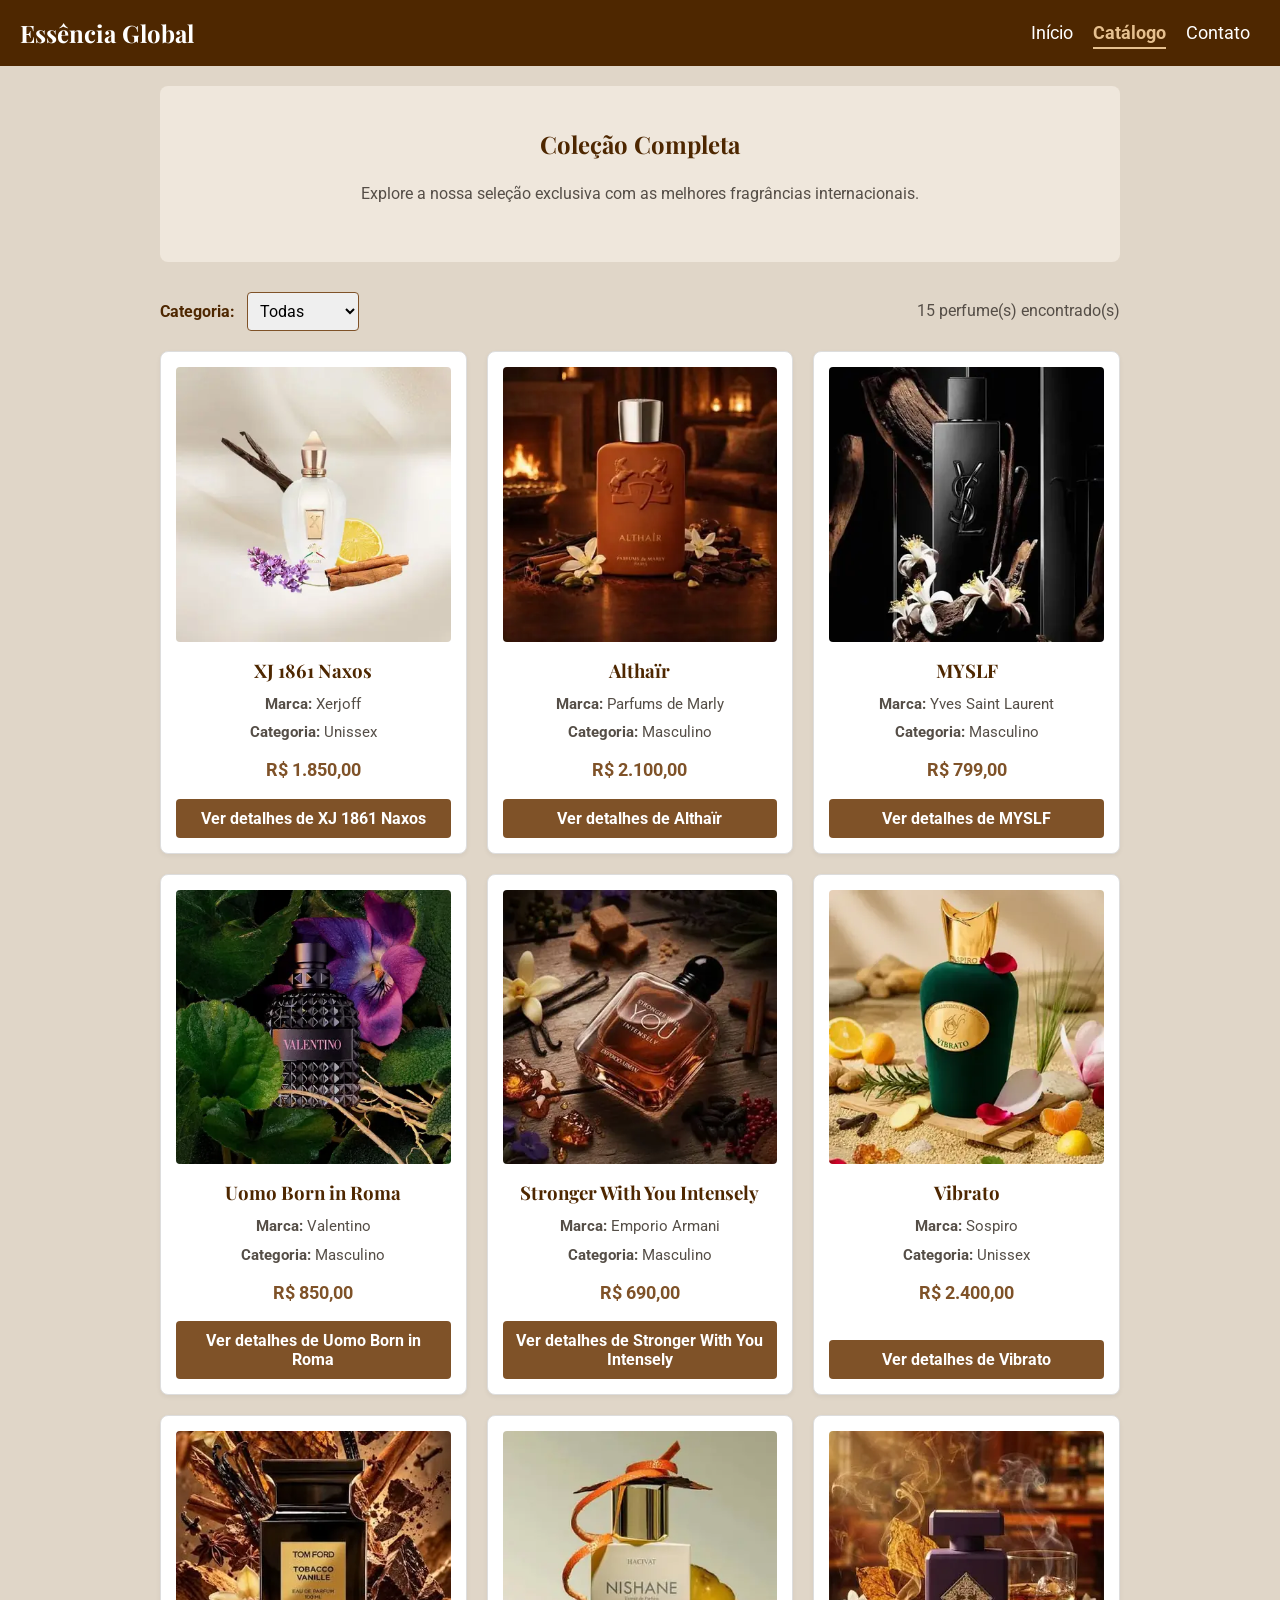
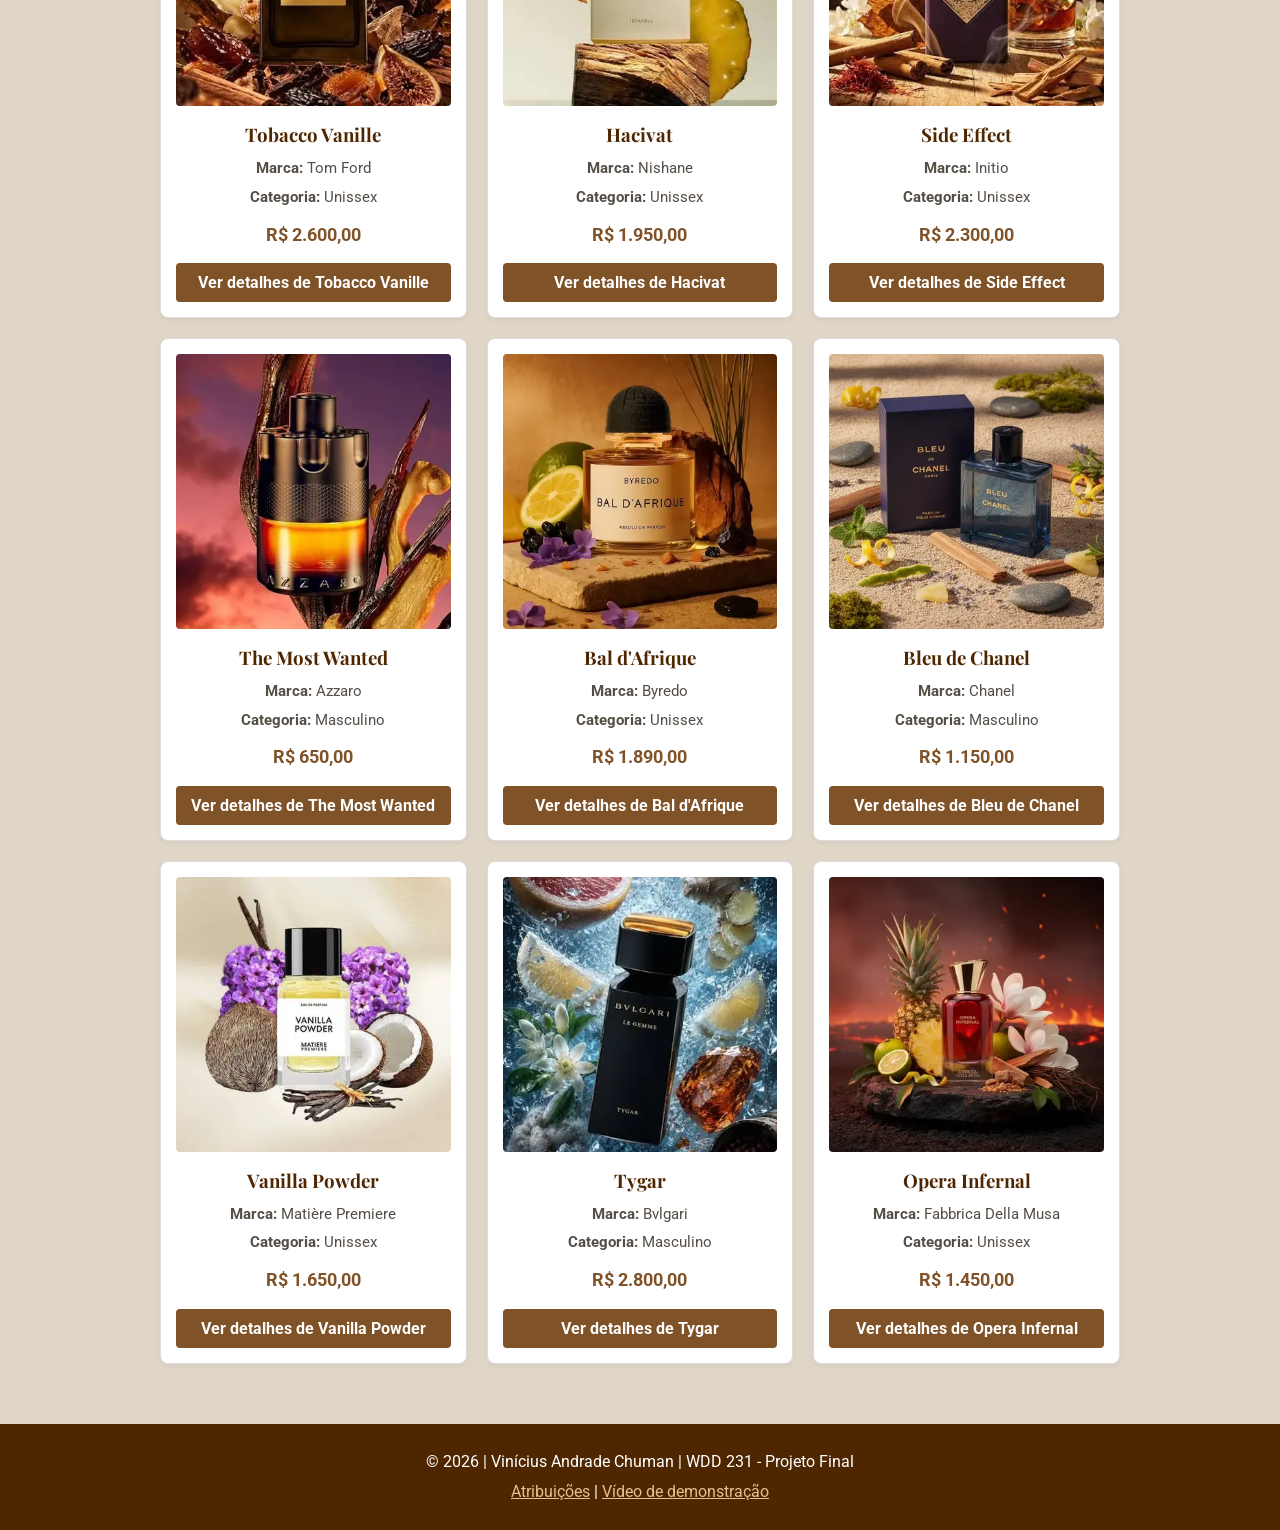
<file: projeto_final/catalogo.html>
<!DOCTYPE html>
<html lang="pt-BR">
<head>
    <meta charset="UTF-8">
    <meta name="viewport" content="width=device-width, initial-scale=1.0">
    <title>Catálogo de Perfumes | Essência Global</title>
    <meta name="description" content="Veja o catálogo completo da Essência Global e filtre perfumes importados masculinos e unissex por categoria.">
    <meta name="author" content="Vinícius Andrade Chuman">

    <meta property="og:title" content="Catálogo Completo de Perfumes - Essência Global">
    <meta property="og:description" content="Explore 15 fragrâncias importadas, filtre por categoria e confira a pirâmide olfativa de cada perfume.">
    <meta property="og:type" content="website">
    <meta property="og:image" content="https://vinichuman.github.io/wdd231/projeto_final/imagens/og-essencia-global.jpg">
    <meta property="og:url" content="https://vinichuman.github.io/wdd231/projeto_final/catalogo.html">

    <link rel="icon" href="imagens/favicon.svg" type="image/svg+xml">

    <link rel="preconnect" href="https://fonts.googleapis.com">
    <link rel="preconnect" href="https://fonts.gstatic.com" crossorigin>
    <link href="https://fonts.googleapis.com/css2?family=Playfair+Display:wght@600&family=Roboto:wght@400;700&display=swap" rel="stylesheet">

    <link rel="stylesheet" href="estilos/base.css">
</head>
<body>
    <header>
        <h1>Essência Global</h1>
        <button type="button" id="menu-btn" aria-label="Abrir menu" aria-expanded="false" aria-controls="menu">&#9776;</button>
        <nav id="menu" aria-label="Navegação principal">
            <ul class="menu-links">
                <li><a href="index.html">Início</a></li>
                <li><a href="catalogo.html" class="active" aria-current="page">Catálogo</a></li>
                <li><a href="contato.html">Contato</a></li>
            </ul>
        </nav>
    </header>

    <main>
        <section class="hero">
            <h2>Coleção Completa</h2>
            <p>Explore a nossa seleção exclusiva com as melhores fragrâncias internacionais.</p>
        </section>

        <section class="catalogo" aria-label="Lista de perfumes">
            <div class="filtros">
                <label for="filtro-categoria">Categoria:
                    <select id="filtro-categoria" name="categoria">
                        <option value="todos">Todas</option>
                        <option value="Masculino">Masculino</option>
                        <option value="Unissex">Unissex</option>
                    </select>
                </label>
                <p id="total-perfumes" aria-live="polite"></p>
            </div>
            <div id="perfumes-container" class="grid-container"></div>
        </section>

        <dialog id="modal-perfume" aria-labelledby="modal-nome">
            <button type="button" id="fechar-modal" aria-label="Fechar detalhes">&times;</button>
            <h2 id="modal-nome">Perfume</h2>
            <figure id="modal-figura"></figure>
            <p><strong>Marca:</strong> <span id="modal-marca"></span></p>
            <p><strong>Categoria:</strong> <span id="modal-categoria"></span></p>
            <p><strong>Preço:</strong> <span id="modal-preco"></span></p>

            <div class="notas-olfativas">
                <h3>Pirâmide Olfativa</h3>
                <p><strong>Topo:</strong> <span id="modal-topo"></span></p>
                <p><strong>Coração:</strong> <span id="modal-coracao"></span></p>
                <p><strong>Fundo:</strong> <span id="modal-fundo"></span></p>
            </div>
        </dialog>
    </main>

    <footer>
        <p>&copy; <span id="ano">2026</span> | Vinícius Andrade Chuman | WDD 231 - Projeto Final</p>
        <p><a href="atribuicoes.html">Atribuições</a> | <a href="">Vídeo de demonstração</a></p>
    </footer>

    <script type="module" src="scripts/catalogo.js"></script>
</body>
</html>
</file>
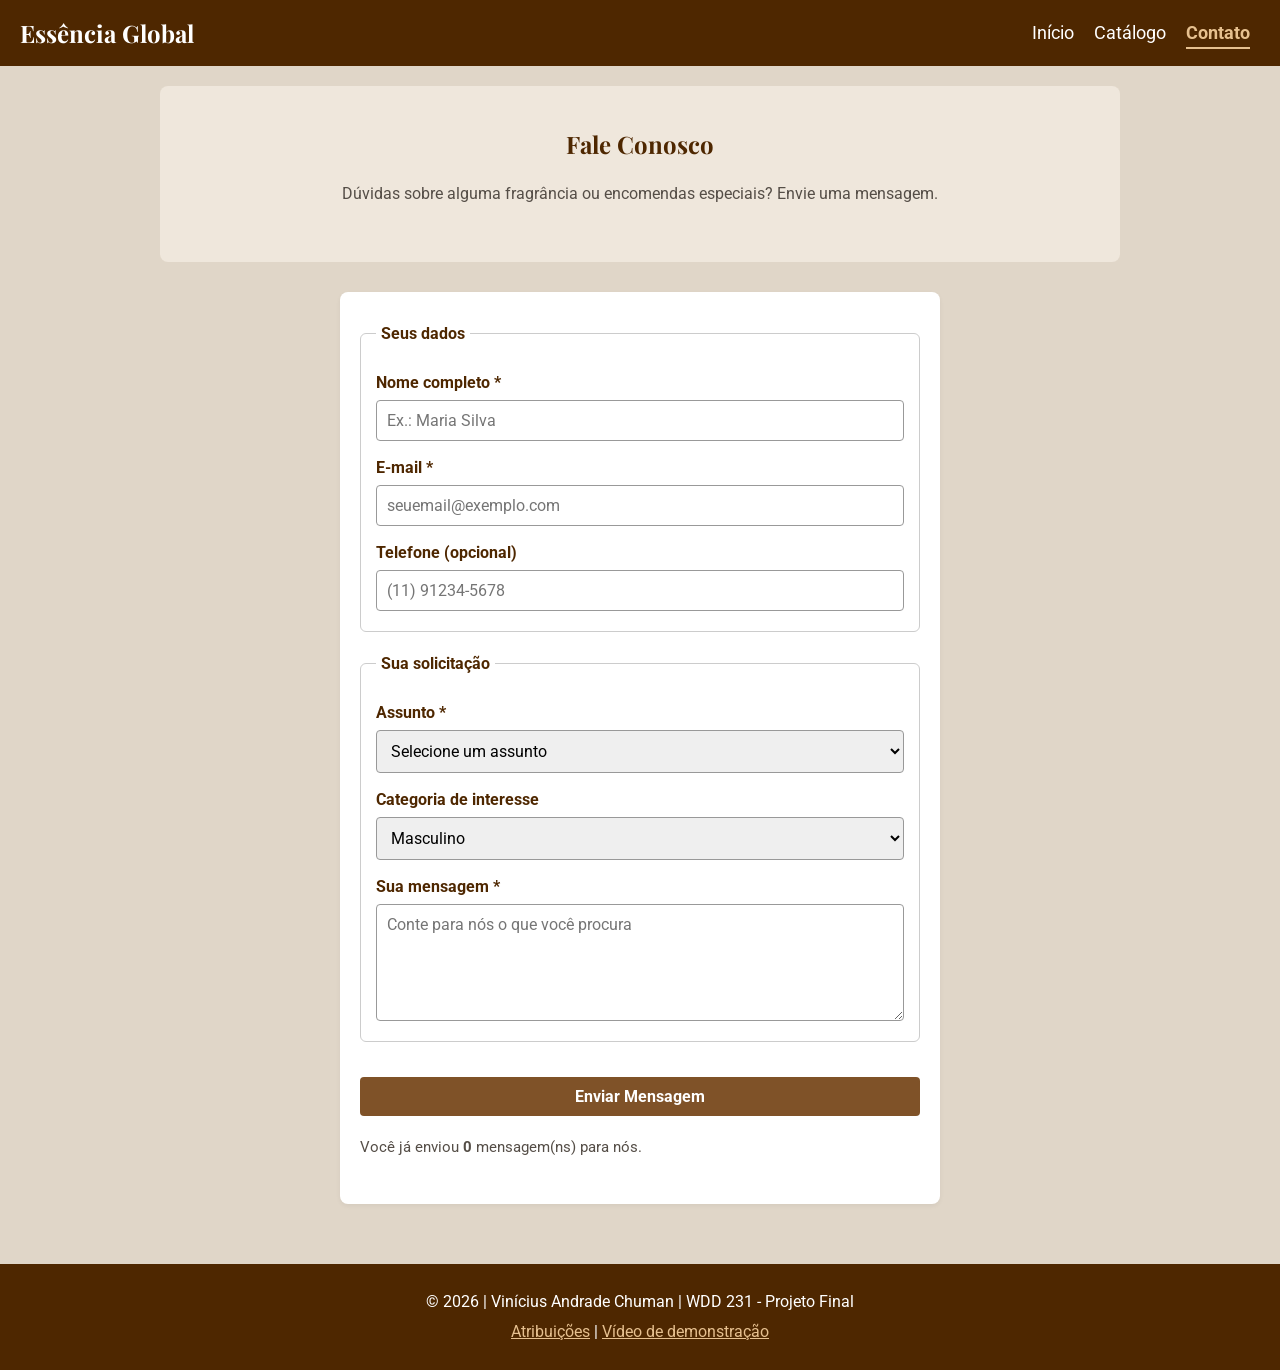
<file: projeto_final/contato.html>
<!DOCTYPE html>
<html lang="pt-BR">
<head>
    <meta charset="UTF-8">
    <meta name="viewport" content="width=device-width, initial-scale=1.0">
    <title>Contato e Encomendas | Essência Global</title>
    <meta name="description" content="Fale com a Essência Global: tire dúvidas sobre fragrâncias ou solicite a encomenda de um perfume importado.">
    <meta name="author" content="Vinícius Andrade Chuman">

    <meta property="og:title" content="Fale com a Essência Global - Dúvidas e Encomendas">
    <meta property="og:description" content="Envie sua dúvida ou peça a encomenda de um perfume importado. Nossa equipe responde rapidamente.">
    <meta property="og:type" content="website">
    <meta property="og:image" content="https://vinichuman.github.io/wdd231/projeto_final/imagens/og-essencia-global.jpg">
    <meta property="og:url" content="https://vinichuman.github.io/wdd231/projeto_final/contato.html">

    <link rel="icon" href="imagens/favicon.svg" type="image/svg+xml">

    <link rel="preconnect" href="https://fonts.googleapis.com">
    <link rel="preconnect" href="https://fonts.gstatic.com" crossorigin>
    <link href="https://fonts.googleapis.com/css2?family=Playfair+Display:wght@600&family=Roboto:wght@400;700&display=swap" rel="stylesheet">

    <link rel="stylesheet" href="estilos/base.css">
</head>
<body>
    <header>
        <h1>Essência Global</h1>
        <button type="button" id="menu-btn" aria-label="Abrir menu" aria-expanded="false" aria-controls="menu">&#9776;</button>
        <nav id="menu" aria-label="Navegação principal">
            <ul class="menu-links">
                <li><a href="index.html">Início</a></li>
                <li><a href="catalogo.html">Catálogo</a></li>
                <li><a href="contato.html" class="active" aria-current="page">Contato</a></li>
            </ul>
        </nav>
    </header>

    <main>
        <section class="hero">
            <h2>Fale Conosco</h2>
            <p>Dúvidas sobre alguma fragrância ou encomendas especiais? Envie uma mensagem.</p>
        </section>

        <section class="formulario-container">
            <form id="form-contato" action="obrigado.html" method="get">
                <fieldset>
                    <legend>Seus dados</legend>

                    <label for="nome">Nome completo *</label>
                    <input type="text" id="nome" name="nome" autocomplete="name" placeholder="Ex.: Maria Silva" minlength="3" required>

                    <label for="email">E-mail *</label>
                    <input type="email" id="email" name="email" autocomplete="email" placeholder="seuemail@exemplo.com" required>

                    <label for="telefone">Telefone (opcional)</label>
                    <input type="tel" id="telefone" name="telefone" autocomplete="tel" placeholder="(11) 91234-5678" pattern="[0-9()+\s-]{8,20}" title="Use apenas números, espaços, parênteses, + ou hífen">
                </fieldset>

                <fieldset>
                    <legend>Sua solicitação</legend>

                    <label for="assunto">Assunto *</label>
                    <select id="assunto" name="assunto" required>
                        <option value="" disabled selected>Selecione um assunto</option>
                        <option value="Dúvida sobre fragrância">Dúvida sobre fragrância</option>
                        <option value="Encomenda especial">Encomenda especial</option>
                        <option value="Disponibilidade">Disponibilidade de produto</option>
                        <option value="Outro">Outro</option>
                    </select>

                    <label for="categoria">Categoria de interesse</label>
                    <select id="categoria" name="categoria">
                        <option value="Masculino">Masculino</option>
                        <option value="Unissex">Unissex</option>
                        <option value="Feminino">Feminino</option>
                    </select>

                    <label for="mensagem">Sua mensagem *</label>
                    <textarea id="mensagem" name="mensagem" rows="5" placeholder="Conte para nós o que você procura" required></textarea>
                </fieldset>

                <input type="hidden" id="data-envio" name="data">

                <button type="submit" class="btn-detalhes">Enviar Mensagem</button>
            </form>

            <p class="contador-envios">Você já enviou <strong id="contador">0</strong> mensagem(ns) para nós.</p>
        </section>
    </main>

    <footer>
        <p>&copy; <span id="ano">2026</span> | Vinícius Andrade Chuman | WDD 231 - Projeto Final</p>
        <p><a href="atribuicoes.html">Atribuições</a> | <a href="">Vídeo de demonstração</a></p>
    </footer>

    <script type="module" src="scripts/contato.js"></script>
</body>
</html>
</file>
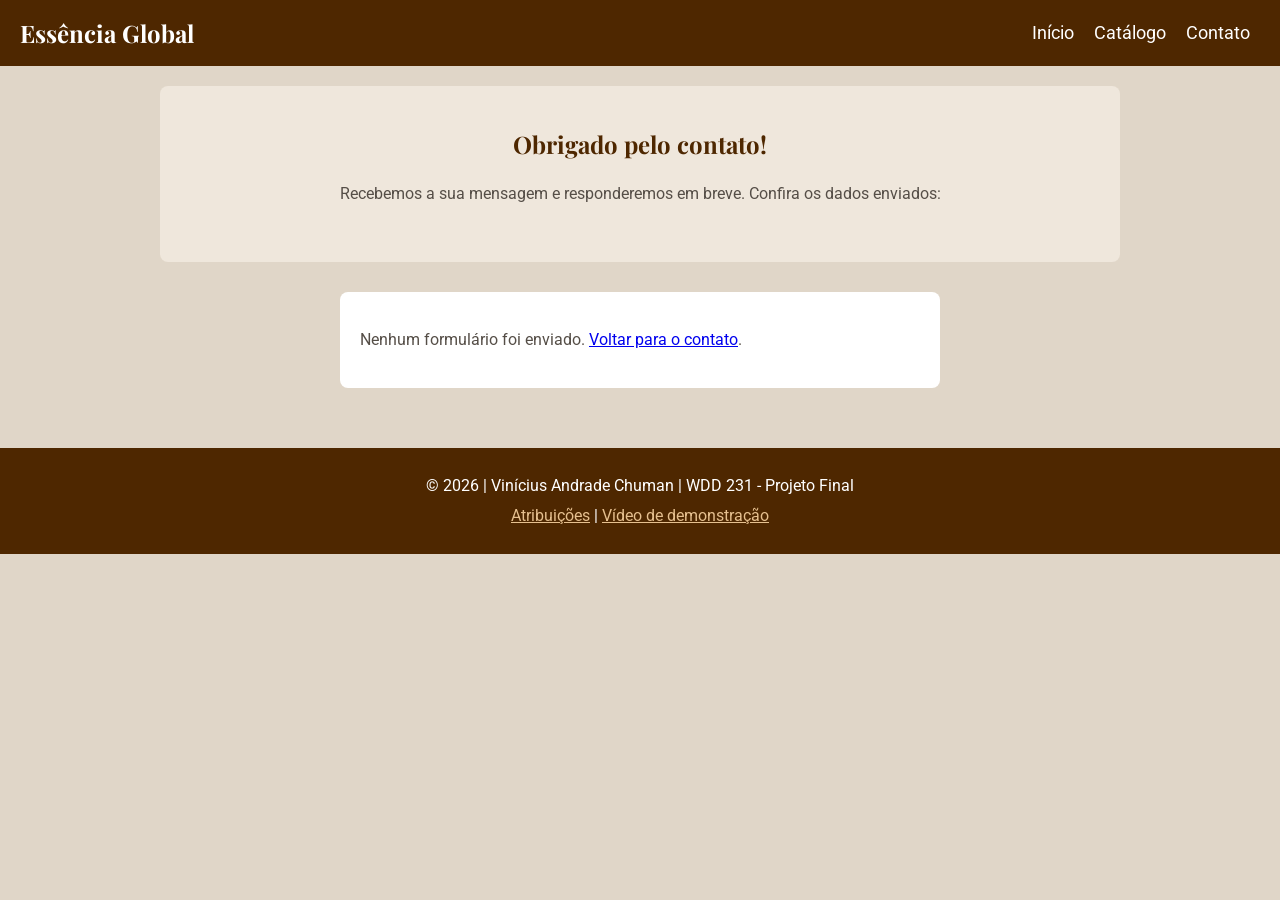
<file: projeto_final/obrigado.html>
<!DOCTYPE html>
<html lang="pt-BR">
<head>
    <meta charset="UTF-8">
    <meta name="viewport" content="width=device-width, initial-scale=1.0">
    <title>Mensagem Recebida | Essência Global</title>
    <meta name="description" content="Confirmação de envio do formulário de contato da Essência Global, com o resumo dos dados informados.">
    <meta name="author" content="Vinícius Andrade Chuman">

    <meta property="og:title" content="Mensagem Recebida - Essência Global Perfumaria">
    <meta property="og:description" content="Obrigado pelo contato! Confira o resumo da sua mensagem enviada para a equipe da Essência Global.">
    <meta property="og:type" content="website">
    <meta property="og:image" content="https://vinichuman.github.io/wdd231/projeto_final/imagens/og-essencia-global.jpg">
    <meta property="og:url" content="https://vinichuman.github.io/wdd231/projeto_final/obrigado.html">

    <link rel="icon" href="imagens/favicon.svg" type="image/svg+xml">

    <link rel="preconnect" href="https://fonts.googleapis.com">
    <link rel="preconnect" href="https://fonts.gstatic.com" crossorigin>
    <link href="https://fonts.googleapis.com/css2?family=Playfair+Display:wght@600&family=Roboto:wght@400;700&display=swap" rel="stylesheet">

    <link rel="stylesheet" href="estilos/base.css">
</head>
<body>
    <header>
        <h1>Essência Global</h1>
        <button type="button" id="menu-btn" aria-label="Abrir menu" aria-expanded="false" aria-controls="menu">&#9776;</button>
        <nav id="menu" aria-label="Navegação principal">
            <ul class="menu-links">
                <li><a href="index.html">Início</a></li>
                <li><a href="catalogo.html">Catálogo</a></li>
                <li><a href="contato.html">Contato</a></li>
            </ul>
        </nav>
    </header>

    <main>
        <section class="hero">
            <h2>Obrigado pelo contato!</h2>
            <p>Recebemos a sua mensagem e responderemos em breve. Confira os dados enviados:</p>
        </section>

        <section id="resumo" class="resumo-envio" aria-label="Resumo do formulário enviado"></section>
    </main>

    <footer>
        <p>&copy; <span id="ano">2026</span> | Vinícius Andrade Chuman | WDD 231 - Projeto Final</p>
        <p><a href="atribuicoes.html">Atribuições</a> | <a href="">Vídeo de demonstração</a></p>
    </footer>

    <script type="module" src="scripts/obrigado.js"></script>
</body>
</html>
</file>
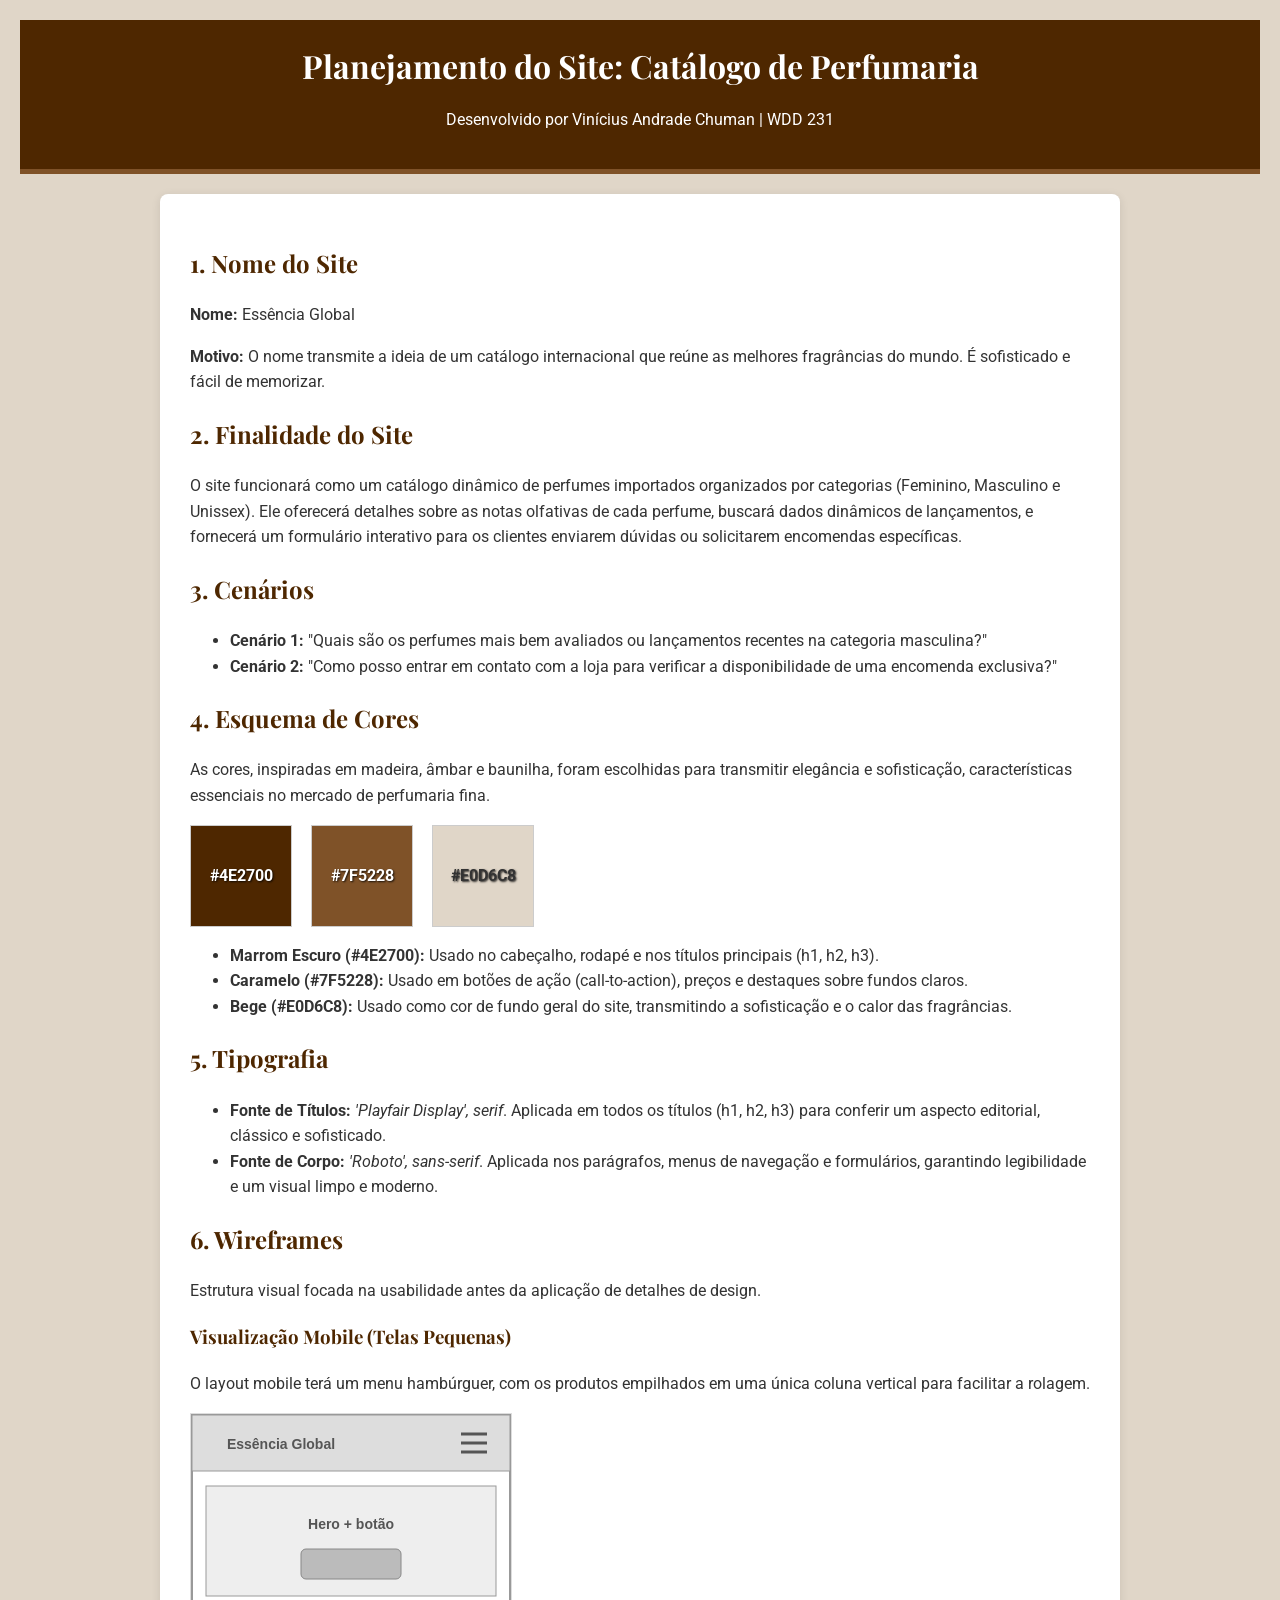
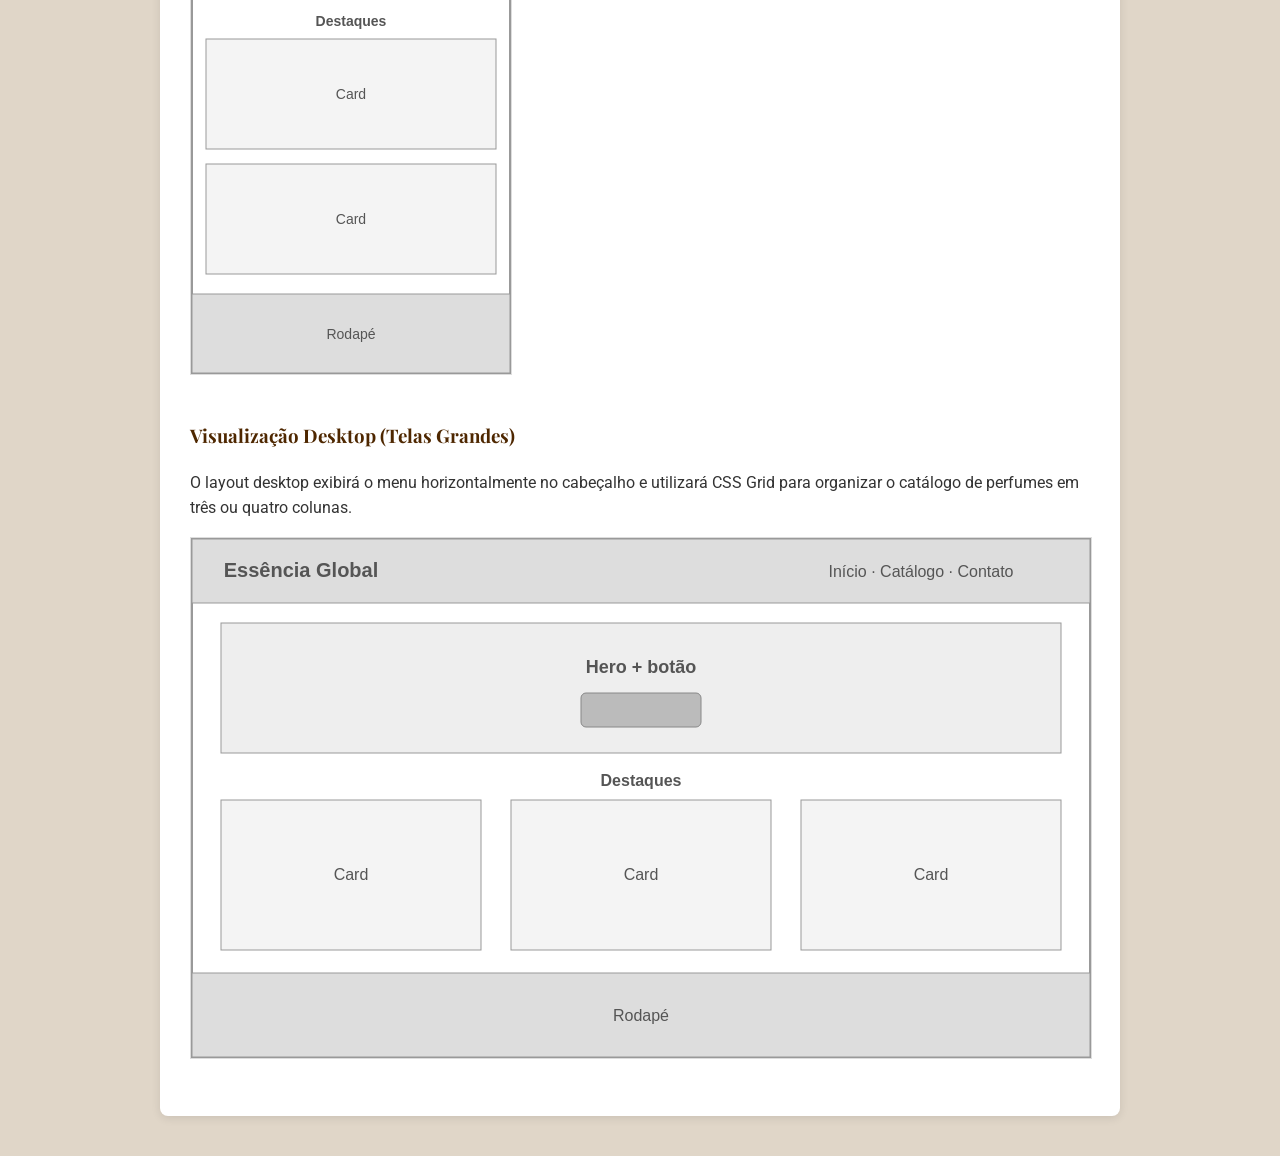
<file: projeto_final/siteplan.html>
<!DOCTYPE html>
<html lang="pt-BR">
<head>
    <meta charset="UTF-8">
    <meta name="viewport" content="width=device-width, initial-scale=1.0">
    <title>Planejamento do Site - Perfumaria Internacional</title>
    
    <link rel="preconnect" href="https://fonts.googleapis.com">
    <link rel="preconnect" href="https://fonts.gstatic.com" crossorigin>
    <link href="https://fonts.googleapis.com/css2?family=Playfair+Display:wght@600&family=Roboto:wght@400;700&display=swap" rel="stylesheet">
    
    <style>
        :root {
            --cor-primaria: #4E2700;
            --cor-secundaria: #7F5228;
            --cor-fundo: #E0D6C8;
            --cor-texto: #333333;
        }

        body {
            font-family: 'Roboto', sans-serif;
            background-color: var(--cor-fundo);
            color: var(--cor-texto);
            line-height: 1.6;
            margin: 0;
            padding: 20px;
        }

        header {
            background-color: var(--cor-primaria);
            color: white;
            padding: 20px;
            text-align: center;
            border-bottom: 5px solid var(--cor-secundaria);
        }

        h1, h2, h3 {
            font-family: 'Playfair Display', serif;
            color: var(--cor-primaria);
        }

        header h1 {
            color: white;
            margin: 0;
        }

        main {
            max-width: 900px;
            margin: 20px auto;
            background: white;
            padding: 30px;
            border-radius: 8px;
            box-shadow: 0 2px 10px rgba(0,0,0,0.1);
        }

        .color-box {
            display: inline-block;
            width: 100px;
            height: 100px;
            margin-right: 15px;
            border: 1px solid #ccc;
            text-align: center;
            line-height: 100px;
            color: white;
            font-weight: bold;
            text-shadow: 1px 1px 2px rgba(0,0,0,0.8);
        }

        .wireframes img {
            max-width: 100%;
            height: auto;
            border: 1px solid #ddd;
            margin-bottom: 20px;
        }
    </style>
</head>
<body>

    <header>
        <h1>Planejamento do Site: Catálogo de Perfumaria</h1>
        <p>Desenvolvido por Vinícius Andrade Chuman | WDD 231</p>
    </header>

    <main>
        <section>
            <h2>1. Nome do Site</h2>
            <p><strong>Nome:</strong> Essência Global</p>
            <p><strong>Motivo:</strong> O nome transmite a ideia de um catálogo internacional que reúne as melhores fragrâncias do mundo. É sofisticado e fácil de memorizar.</p>
        </section>

        <section>
            <h2>2. Finalidade do Site</h2>
            <p>O site funcionará como um catálogo dinâmico de perfumes importados organizados por categorias (Feminino, Masculino e Unissex). Ele oferecerá detalhes sobre as notas olfativas de cada perfume, buscará dados dinâmicos de lançamentos, e fornecerá um formulário interativo para os clientes enviarem dúvidas ou solicitarem encomendas específicas.</p>
        </section>

        <section>
            <h2>3. Cenários</h2>
            <ul>
                <li><strong>Cenário 1:</strong> "Quais são os perfumes mais bem avaliados ou lançamentos recentes na categoria masculina?"</li>
                <li><strong>Cenário 2:</strong> "Como posso entrar em contato com a loja para verificar a disponibilidade de uma encomenda exclusiva?"</li>
            </ul>
        </section>

        <section>
            <h2>4. Esquema de Cores</h2>
            <p>As cores, inspiradas em madeira, âmbar e baunilha, foram escolhidas para transmitir elegância e sofisticação, características essenciais no mercado de perfumaria fina.</p>
            <div>
                <div class="color-box" style="background-color: #4E2700;">#4E2700</div>
                <div class="color-box" style="background-color: #7F5228;">#7F5228</div>
                <div class="color-box" style="background-color: #E0D6C8; color: #333;">#E0D6C8</div>
            </div>
            <ul>
                <li><strong>Marrom Escuro (#4E2700):</strong> Usado no cabeçalho, rodapé e nos títulos principais (h1, h2, h3).</li>
                <li><strong>Caramelo (#7F5228):</strong> Usado em botões de ação (call-to-action), preços e destaques sobre fundos claros.</li>
                <li><strong>Bege (#E0D6C8):</strong> Usado como cor de fundo geral do site, transmitindo a sofisticação e o calor das fragrâncias.</li>
            </ul>
        </section>

        <section>
            <h2>5. Tipografia</h2>
            <ul>
                <li><strong>Fonte de Títulos:</strong> <em>'Playfair Display', serif</em>. Aplicada em todos os títulos (h1, h2, h3) para conferir um aspecto editorial, clássico e sofisticado.</li>
                <li><strong>Fonte de Corpo:</strong> <em>'Roboto', sans-serif</em>. Aplicada nos parágrafos, menus de navegação e formulários, garantindo legibilidade e um visual limpo e moderno.</li>
            </ul>
        </section>

        <section class="wireframes">
            <h2>6. Wireframes</h2>
            <p>Estrutura visual focada na usabilidade antes da aplicação de detalhes de design.</p>
            
            <h3>Visualização Mobile (Telas Pequenas)</h3>
<p>O layout mobile terá um menu hambúrguer, com os produtos empilhados em uma única coluna vertical para facilitar a rolagem.</p>
<img src="imagens/wireframe-mobile.svg" alt="Wireframe da página inicial em tela de celular" width="320" height="560" loading="lazy">

<h3>Visualização Desktop (Telas Grandes)</h3>
<p>O layout desktop exibirá o menu horizontalmente no cabeçalho e utilizará CSS Grid para organizar o catálogo de perfumes em três ou quatro colunas.</p>
<img src="imagens/wireframe-desktop.svg" alt="Wireframe da página inicial em tela de desktop" width="900" height="520" loading="lazy">
        </section>
    </main>

</body>
</html>
</file>
<file: estilos/telas-pequenas.css>
:root {
    --cor-primaria: #1c3f5e;
    --cor-secundaria: #f4a259;
    --cor-fundo: #ffffff;
    --cor-texto: #2b2b2b;
    --fonte-titulo: "Roboto Slab", serif;
    --fonte-texto: "Open Sans", sans-serif;
}

body {
    font-family: var(--fonte-texto);
    color: var(--cor-texto);
    background-color: var(--cor-fundo);
    margin: 0;
    max-width: 1200px;
    margin: 0 auto;
}

header {
    display: flex;
    align-items: center;
    gap: 1rem;
    padding: 1rem;
    background-color: var(--cor-primaria);
}

header span {
    font-family: var(--fonte-titulo);
    font-size: 1.2rem;
    color: var(--cor-fundo);
}

#menu {
    margin-left: auto;
    background: none;
    border: none;
    font-size: 1.8rem;
    color: var(--cor-fundo);
    cursor: pointer;
}

#menu::before {
    content: "☰";
}

#menu.aberto::before {
    content: "✖";
}

nav ul {
    list-style: none;
    margin: 0;
    padding: 0;
    display: none;
    background-color: var(--cor-primaria);
}

nav ul.aberto {
    display: block;
}

nav a {
    display: block;
    padding: 0.8rem 1rem;
    color: var(--cor-fundo);
    text-decoration: none;
    border-top: 1px solid rgba(255, 255, 255, 0.2);
}

nav a:hover {
    background-color: var(--cor-secundaria);
    color: var(--cor-texto);
}

#filtros {
    display: flex;
    gap: 0.5rem;
    margin-bottom: 1rem;
}

#filtros button {
    padding: 0.5rem 1rem;
    border: 2px solid var(--cor-primaria);
    background-color: var(--cor-fundo);
    color: var(--cor-primaria);
    font-family: var(--fonte-texto);
    cursor: pointer;
}

#filtros button:hover {
    background-color: var(--cor-primaria);
    color: var(--cor-fundo);
}

#cartoes {
    display: grid;
    grid-template-columns: repeat(auto-fit, minmax(90px, 1fr));
    gap: 0.5rem;
}

.cartao {
    padding: 1rem;
    text-align: center;
    border: 2px solid var(--cor-primaria);
    color: var(--cor-primaria);
    background-color: var(--cor-fundo);
}

.cartao.concluido {
    background-color: var(--cor-primaria);
    color: var(--cor-fundo);
}

main, footer {
    padding: 1rem;
}
</file>
<file: estilos/maior.css>
@media screen and (min-width: 40rem) {
    #menu {
        display: none;
    }

    nav ul {
        display: flex;
        justify-content: flex-end;
    }

    nav a {
        border-top: none;
        padding: 1rem 1.5rem;
    }

    main {
        padding: 2rem;
    }

    #cartoes {
        grid-template-columns: repeat(auto-fit, minmax(140px, 1fr));
    }

    footer {
        display: flex;
        flex-wrap: wrap;
        align-items: center;
        justify-content: space-between;
        gap: 1rem;
        padding: 1.5rem 2rem;
    }
}
</file>
<file: camara/estilos/base.css>
body {
    font-family: Arial, sans-serif;
    margin: 0;
    padding: 0;
}

header, footer {
    background-color: #003366;
    color: white;
    text-align: center;
    padding: 15px;
}

.menu {
    list-style: none;
    padding: 0;
    display: flex;
    flex-wrap: wrap;
    justify-content: center;
    gap: 10px 20px;
}

.menu a {
    color: white;
    text-decoration: none;
}

main {
    max-width: 1200px;
    margin: 0 auto;
    padding: 20px;
    text-align: center;
}

.botoes {
    margin-bottom: 20px;
}

.botoes button {
    padding: 10px 20px;
    cursor: pointer;
}

/* Estilo para a Grade */
.view-grade {
    display: grid;
    grid-template-columns: repeat(auto-fit, minmax(250px, 1fr));
    gap: 20px;
}

.view-grade section {
    border: 1px solid #ccc;
    padding: 20px;
    background-color: #f9f9f9;
}

.view-grade img {
    max-width: 100%;
    height: auto;
}

/* Estilo para a Lista */
.view-lista {
    display: flex;
    flex-direction: column;
    gap: 15px;
}

.view-lista section {
    border: 1px solid #ccc;
    padding: 10px 20px;
    background-color: #f9f9f9;
    display: flex;
    align-items: center;
    justify-content: space-between;
}

.view-lista img {
    display: none;
}

/* Responsivo para celular */
@media (max-width: 500px) {
    .view-lista section {
        flex-direction: column;
        text-align: center;
    }
}

/* --- ESTILOS DA PÁGINA INICIAL --- */

/* Imagem Hero e Botão */
.hero {
    position: relative;
    text-align: center;
}

.hero img {
    height: auto;
    max-height: 400px;
    object-fit: cover;
}

.cta-container {
    position: absolute;
    top: 50%;
    left: 50%;
    transform: translate(-50%, -50%);
    background: rgba(255, 255, 255, 0.9);
    padding: 20px;
    border-radius: 8px;
    box-shadow: 0 4px 8px rgba(0,0,0,0.2);
}

.cta-button {
    display: inline-block;
    background-color: #003366;
    color: white;
    padding: 10px 20px;
    text-decoration: none;
    border-radius: 5px;
    font-weight: bold;
    margin-top: 10px;
}

.cta-button:hover {
    background-color: #00509e;
}

/* Seções de Clima e Eventos */
.home-grid {
    display: grid;
    grid-template-columns: 1fr;
    gap: 20px;
    margin-top: 20px;
}

.events, .weather, .spotlights {
    background-color: #fff;
    padding: 20px;
    border: 1px solid #ccc;
    border-radius: 5px;
    box-shadow: 0 2px 5px rgba(0,0,0,0.1);
}

/* Seção de Destaques */
.spotlight-wrapper {
    display: flex;
    flex-direction: column;
    gap: 15px;
    margin-top: 15px;
}

.card-destaque {
    border: 1px dashed #aaa;
    padding: 15px;
    text-align: center;
    background: #f9f9f9;
}

.card-destaque img {
    max-width: 150px;
    height: auto;
}

/* Responsividade (Para telas maiores) */
@media (min-width: 768px) {
    .home-grid {
        grid-template-columns: 1fr 1fr; /* Coloca Eventos e Clima lado a lado */
    }
    
    .spotlight-wrapper {
        flex-direction: row; /* Coloca os Destaques lado a lado */
        justify-content: space-around;
    }
    
    .card-destaque {
        flex: 1;
        margin: 0 10px;
    }
}

.events {
    text-align: center; /* Mantém o título "Eventos Atuais" centralizado */
}

.events ul {
    display: inline-block;
    text-align: left;
    margin: 0 auto; 
    padding-left: 20px;
}

.events li {
    margin-bottom: 10px;
}

/* Layout da página de associação */
.associacao-layout {
    display: flex;
    flex-direction: column;
    gap: 30px;
    padding: 20px;
}

/* Estilo básico do Formulário */
form {
    display: flex;
    flex-direction: column;
    gap: 15px;
    background-color: #f9f9f9;
    padding: 20px;
    border: 1px solid #ddd;
    border-radius: 5px;
}

form label {
    display: flex;
    flex-direction: column;
    font-weight: bold;
    font-size: 0.9rem;
}

form input[type="text"],
form input[type="email"],
form input[type="tel"],
form textarea {
    padding: 10px;
    margin-top: 5px;
    border: 1px solid #ccc;
    border-radius: 4px;
}

fieldset {
    border: 1px solid #ccc;
    border-radius: 4px;
    padding: 10px;
}

fieldset label {
    flex-direction: row;
    align-items: center;
    gap: 10px;
    font-weight: normal;
}

.botao-enviar {
    background-color: #003366;
    color: white;
    padding: 15px;
    border: none;
    border-radius: 5px;
    font-weight: bold;
    cursor: pointer;
}

.botao-enviar:hover {
    background-color: #002244;
}

/* Estilo dos Cartões e Modais */
.area-cartoes {
    display: flex;
    flex-direction: column;
    gap: 15px;
}

.cartao-nivel {
    background-color: #eee;
    padding: 15px;
    border-radius: 5px;
    text-align: center;
    border: 1px solid #ccc;
}

/* Animação Automática (Keyframes) */
@keyframes deslizarOpacidade {
    0% { opacity: 0; transform: translateX(50px); }
    100% { opacity: 1; transform: translateX(0); }
}

.animar-entrada {
    opacity: 0; /* Começa invisível para a animação assumir */
    animation: deslizarOpacidade 0.8s ease-out forwards;
}

/* Responsividade: Telas maiores */
@media (min-width: 768px) {
    .associacao-layout {
        display: grid;
        grid-template-columns: 2fr 1fr;
    }
}

header, header h1, header a {
    color: #ffffff;
}

.delay-1 { animation-delay: 0.2s; }
.delay-2 { animation-delay: 0.4s; }
.delay-3 { animation-delay: 0.6s; }

/* Grade dos locais - celular: 1 coluna */
.grid-locais {
    display: grid;
    gap: 20px;
    grid-template-columns: minmax(0, 1fr);
    grid-template-areas:
        "local1"
        "local2"
        "local3"
        "local4"
        "local5"
        "local6"
        "local7"
        "local8";
}

/* Impede que o conteúdo de um card estique a coluna */
.grid-locais > * {
    min-width: 0;
}

.grid-locais img {
    width: 100%;
    height: 220px;
    object-fit: cover;
}

/* Tablet: 2 colunas */
@media (min-width: 641px) {
    .grid-locais {
        grid-template-columns: repeat(2, minmax(0, 1fr));
        grid-template-areas:
            "local1 local2"
            "local3 local4"
            "local5 local6"
            "local7 local8";
    }
}

/* Desktop: 4 colunas */
@media (min-width: 1025px) {
    .grid-locais {
        grid-template-columns: repeat(4, minmax(0, 1fr));
        grid-template-areas:
            "local1 local2 local3 local4"
            "local5 local6 local7 local8";
    }
}

/* Reset para centrar o main na página Sobre */
.sobre-main {
    display: block !important;
    width: 100% !important;
    max-width: 1200px !important;
    
    /* Substitui qualquer margem esquerda que estivesse a empurrar o conteúdo */
    margin-top: 0 !important;
    margin-bottom: 0 !important;
    margin-left: auto !important;
    margin-right: auto !important;
    
    /* Se o body for uma grelha, o main estica de ponta a ponta */
    grid-column: 1 / -1 !important; 
    
    padding: 20px !important;
    box-sizing: border-box !important;
}

/* Wayfinding: destaca a página atual */
.menu a.active {
    font-weight: bold;
    border-bottom: 3px solid #ffffff;
    padding-bottom: 4px;
}

.menu a:hover {
    text-decoration: underline;
}

/* Liga cada cartão à sua área nomeada da grade */
.item-1 { grid-area: local1; }
.item-2 { grid-area: local2; }
.item-3 { grid-area: local3; }
.item-4 { grid-area: local4; }
.item-5 { grid-area: local5; }
.item-6 { grid-area: local6; }
.item-7 { grid-area: local7; }
.item-8 { grid-area: local8; }

/* Visual dos cartões */
.cartao-local {
    background-color: #f9f9f9;
    border: 1px solid #ccc;
    border-radius: 6px;
    padding: 15px;
}

.cartao-local figure {
    margin: 0;
    overflow: hidden;
}

.cartao-local button {
    background-color: #003366;
    color: #ffffff;
    border: none;
    border-radius: 5px;
    padding: 10px 20px;
    font-weight: bold;
    cursor: pointer;
}

/* Hover SOMENTE em telas maiores (não no mobile) */
@media (min-width: 641px) {
    .grid-locais img {
        transition: transform 0.3s ease, filter 0.3s ease;
    }

    .grid-locais img:hover {
        transform: scale(1.08);
        filter: brightness(1.1);
    }
}
</file>
<file: projeto_final/estilos/base.css>
/* Variáveis de cores */
:root {
    --cor-primaria: #4e2700;   /* Marrom escuro: cabeçalho, rodapé e títulos */
    --cor-secundaria: #7f5228; /* Caramelo escuro: botões e destaques sobre fundo claro */
    --cor-destaque: #e6c08f;   /* Dourado claro: destaques sobre fundo escuro */
    --cor-fundo: #e0d6c8;      /* Bege: fundo da página */
    --cor-suave: #efe7dc;      /* Bege claro: seções de destaque */
    --cor-texto: #554e47;      /* Marrom acinzentado: texto */
    --cor-branca: #ffffff;
}

/* Base */
*,
*::before,
*::after {
    box-sizing: border-box;
}

body {
    font-family: 'Roboto', sans-serif;
    background-color: var(--cor-fundo);
    color: var(--cor-texto);
    line-height: 1.5;
    margin: 0;
}

h1, h2, h3, h4 {
    font-family: 'Playfair Display', serif;
    color: var(--cor-primaria);
}

img {
    max-width: 100%;
    height: auto;
    display: block;
}

/* Cabeçalho e navegação */
header {
    background-color: var(--cor-primaria);
    color: var(--cor-branca);
    padding: 15px 20px;
    display: flex;
    flex-wrap: wrap;
    justify-content: space-between;
    align-items: center;
}

header h1 {
    color: var(--cor-branca);
    margin: 0;
    font-size: 1.5rem;
}

#menu-btn {
    background: none;
    border: none;
    color: var(--cor-branca);
    font-size: 2rem;
    line-height: 1;
    cursor: pointer;
}

.menu-links {
    list-style: none;
    padding: 0;
    margin: 0;
    display: none;
    width: 100%;
    text-align: center;
}

.menu-links.open {
    display: block;
}

.menu-links li {
    margin: 15px 0;
}

.menu-links a {
    color: var(--cor-branca);
    text-decoration: none;
    font-size: 1.1rem;
    padding-bottom: 4px;
}

.menu-links a:hover,
.menu-links a.active {
    color: var(--cor-destaque);
}

/* Wayfinding: página atual sublinhada */
.menu-links a.active {
    font-weight: bold;
    border-bottom: 2px solid var(--cor-destaque);
}

/* Conteúdo principal */
main {
    padding: 20px;
    max-width: 1000px;
    margin: 0 auto;
}

.hero {
    text-align: center;
    padding: 40px 20px;
    background-color: var(--cor-suave);
    border-radius: 8px;
    margin-bottom: 30px;
}

.hero h2 {
    margin-top: 0;
}

.cta-button {
    display: inline-block;
    background-color: var(--cor-secundaria);
    color: var(--cor-branca);
    padding: 12px 25px;
    text-decoration: none;
    border-radius: 4px;
    margin-top: 15px;
    font-weight: bold;
}

.cta-button:hover,
.btn-detalhes:hover {
    background-color: var(--cor-primaria);
}

/* Filtros do catálogo */
.filtros {
    display: flex;
    flex-wrap: wrap;
    justify-content: space-between;
    align-items: center;
    gap: 10px;
    margin-bottom: 20px;
}

.filtros label {
    font-weight: bold;
    color: var(--cor-primaria);
}

.filtros select {
    margin-left: 8px;
    padding: 8px;
    border: 1px solid var(--cor-secundaria);
    border-radius: 4px;
    font-family: inherit;
    font-size: 1rem;
}

.filtros p {
    margin: 0;
}

/* Grade de produtos (mobile: 1 coluna) */
.grid-container {
    display: grid;
    grid-template-columns: 1fr;
    gap: 20px;
}

/* Cartões de perfume */
.cartao-perfume {
    background-color: var(--cor-branca);
    border: 1px solid #ddd;
    border-radius: 8px;
    padding: 15px;
    text-align: center;
    box-shadow: 0 2px 5px rgba(0, 0, 0, 0.05);
    display: flex;
    flex-direction: column;
}

.cartao-perfume img {
    width: 100%;
    aspect-ratio: 1 / 1;
    object-fit: cover;
    border-radius: 4px;
    margin-bottom: 10px;
}

.cartao-perfume h3 {
    margin: 5px 0;
}

.cartao-perfume p {
    margin: 3px 0;
    font-size: 0.95rem;
}

.cartao-perfume .preco {
    color: var(--cor-secundaria);
    font-weight: bold;
    font-size: 1.1rem;
    margin: 10px 0 15px;
}

.btn-detalhes {
    background-color: var(--cor-secundaria);
    color: var(--cor-branca);
    border: none;
    padding: 10px;
    border-radius: 4px;
    cursor: pointer;
    margin-top: 15px;
    width: 100%;
    font-family: inherit;
    font-size: 1rem;
    font-weight: bold;
}

.cartao-perfume .btn-detalhes {
    margin-top: auto;
}

/* Modal (elemento dialog) */
#modal-perfume {
    border: none;
    border-radius: 8px;
    padding: 20px;
    width: 90%;
    max-width: 420px;
    max-height: 85vh;
    background-color: var(--cor-suave);
    color: var(--cor-texto);
    text-align: center;
}

#modal-perfume::backdrop {
    background-color: rgba(0, 0, 0, 0.7);
}

#modal-figura {
    margin: 15px 0;
}

#modal-figura img {
    max-height: 35vh;
    width: auto;
    margin: 0 auto;
    border-radius: 4px;
}

#fechar-modal {
    position: absolute;
    top: 8px;
    right: 12px;
    background: none;
    border: none;
    color: var(--cor-primaria);
    font-size: 1.8rem;
    line-height: 1;
    cursor: pointer;
}

.notas-olfativas {
    margin-top: 20px;
    padding-top: 15px;
    border-top: 1px solid #ccc;
    text-align: left;
    font-size: 0.95rem;
}

.notas-olfativas h4 {
    margin: 0 0 10px;
    text-align: center;
}

.notas-olfativas p {
    margin: 5px 0;
}

/* Formulário */
.formulario-container {
    background-color: var(--cor-branca);
    padding: 30px 20px;
    border-radius: 8px;
    box-shadow: 0 2px 5px rgba(0, 0, 0, 0.05);
    max-width: 600px;
    margin: 0 auto;
}

#form-contato fieldset {
    border: 1px solid #ccc;
    border-radius: 6px;
    padding: 10px 15px 20px;
    margin: 0 0 20px;
}

#form-contato legend {
    font-weight: bold;
    color: var(--cor-primaria);
    padding: 0 5px;
}

#form-contato label {
    display: block;
    margin-top: 15px;
    font-weight: bold;
    color: var(--cor-primaria);
}

#form-contato input,
#form-contato select,
#form-contato textarea {
    display: block;
    width: 100%;
    padding: 10px;
    margin-top: 5px;
    border: 1px solid #999;
    border-radius: 4px;
    font-family: inherit;
    font-size: 1rem;
    font-weight: normal;
}

#form-contato input:invalid:not(:placeholder-shown) {
    border-left: 5px solid #b00020;
}

#form-contato input:valid:not(:placeholder-shown) {
    border-left: 5px solid #2e7d32;
}

.contador-envios {
    margin-top: 20px;
    font-size: 0.95rem;
}

/* Página de confirmação */
.resumo-envio {
    background-color: var(--cor-branca);
    padding: 20px;
    border-radius: 8px;
    max-width: 600px;
    margin: 0 auto;
}

.resumo-envio dt {
    font-weight: bold;
    color: var(--cor-primaria);
    margin-top: 12px;
}

.resumo-envio dd {
    margin: 4px 0 0;
    overflow-wrap: anywhere;
}

/* Rodapé */
footer {
    background-color: var(--cor-primaria);
    color: var(--cor-branca);
    text-align: center;
    padding: 20px;
    margin-top: 40px;
}

footer p {
    margin: 6px 0;
}

footer a {
    color: var(--cor-destaque);
}

/* Telas médias e grandes */
@media (min-width: 640px) {
    .grid-container {
        grid-template-columns: repeat(2, 1fr);
    }
}

@media (min-width: 768px) {
    #menu-btn {
        display: none;
    }

    .menu-links {
        display: flex;
        width: auto;
    }

    .menu-links li {
        margin: 0 10px;
    }

    .grid-container {
        grid-template-columns: repeat(3, 1fr);
    }

    /* Efeito de hover em telas maiores */
    .cartao-perfume img {
        transition: transform 0.3s ease;
    }

    .cartao-perfume:hover img {
        transform: scale(1.03);
    }
}
</file>
